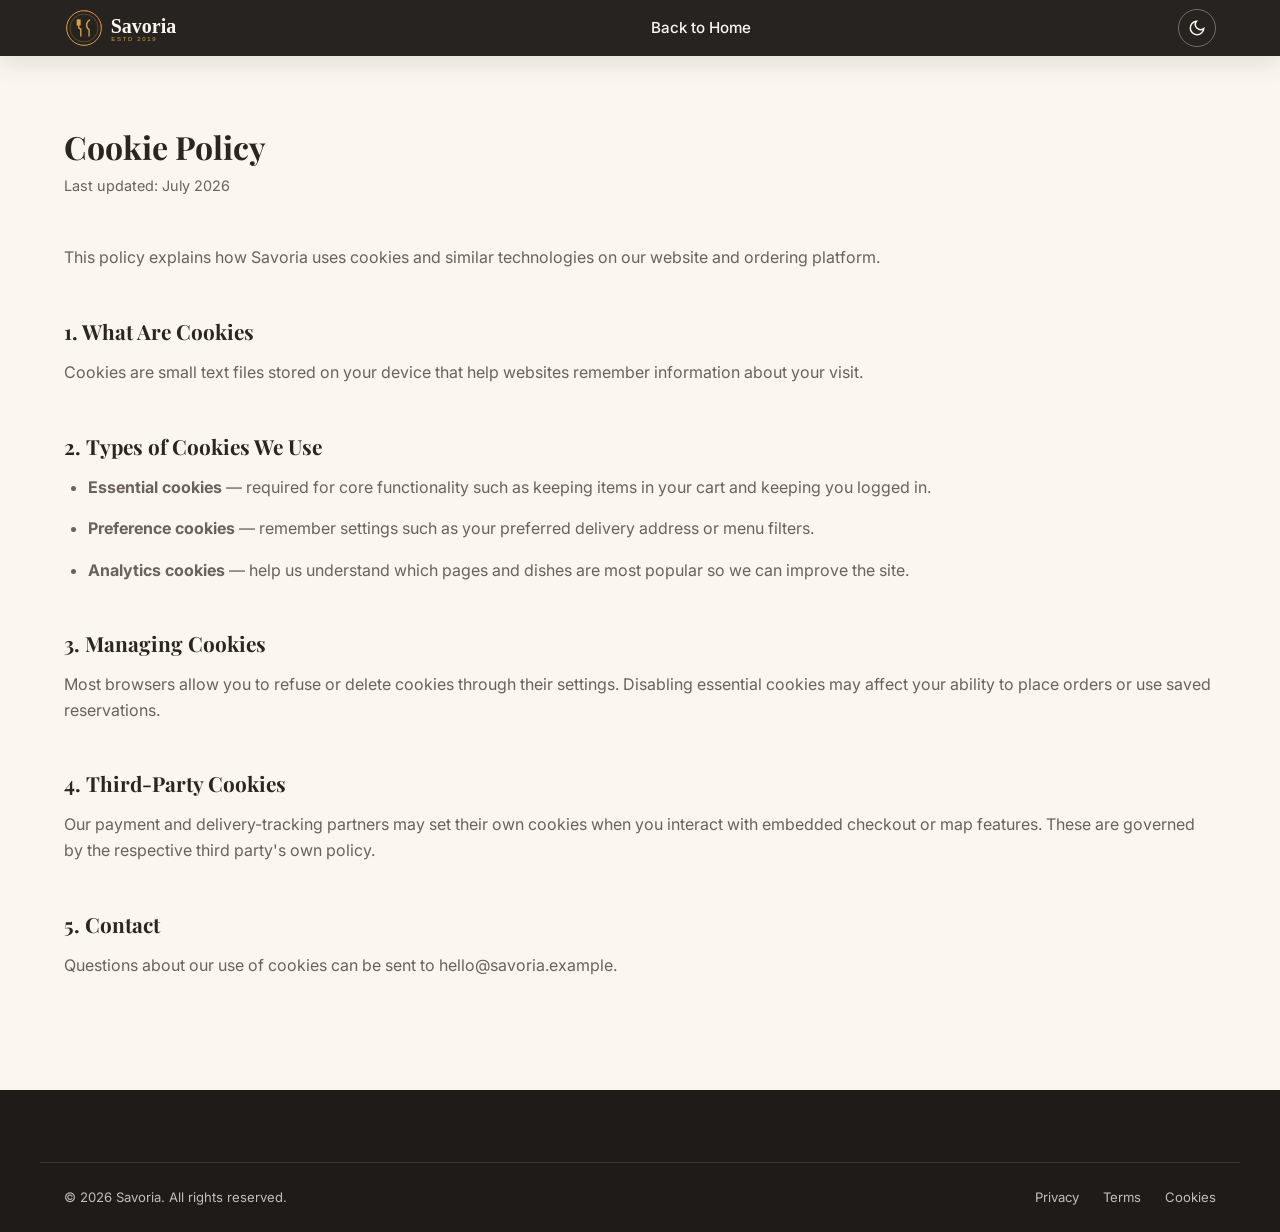
<file: project-1-frontend-static/cookies.html>
<!DOCTYPE html>
<html lang="en">
<head>
<meta charset="UTF-8">
<meta name="viewport" content="width=device-width, initial-scale=1.0">
<title>Cookie Policy — Savoria</title>
<link rel="icon" type="image/svg+xml" href="assets/favicon.svg">
<link rel="stylesheet" href="css/styles.css">
<script>(function(){try{var t=localStorage.getItem('savoria_theme')||(window.matchMedia('(prefers-color-scheme: dark)').matches?'dark':'light');document.documentElement.setAttribute('data-theme',t);}catch(e){document.documentElement.setAttribute('data-theme','light');}})();</script>
</head>
<body>
<header class="navbar scrolled" id="navbar">
  <div class="container">
    <a href="index.html" class="nav-logo"><img src="assets/logo.svg" alt="Savoria"></a>
    <nav class="nav-links"><a href="index.html">Back to Home</a></nav>
    <button class="theme-toggle" id="themeToggle" aria-label="Toggle dark mode">
      <svg class="icon-sun" viewBox="0 0 24 24" fill="none" stroke="currentColor" stroke-width="2" stroke-linecap="round"><circle cx="12" cy="12" r="4"/><path d="M12 2v2M12 20v2M4.93 4.93l1.41 1.41M17.66 17.66l1.41 1.41M2 12h2M20 12h2M4.93 19.07l1.41-1.41M17.66 6.34l1.41-1.41"/></svg>
      <svg class="icon-moon" viewBox="0 0 24 24" fill="none" stroke="currentColor" stroke-width="2" stroke-linecap="round"><path d="M21 12.79A9 9 0 1 1 11.21 3 7 7 0 0 0 21 12.79z"/></svg>
    </button>
  </div>
</header>
<main class="legal-page container">
  <h1>Cookie Policy</h1>
  <p class="updated">Last updated: July 2026</p>

  <p>This policy explains how Savoria uses cookies and similar technologies on our website and ordering platform.</p>

  <h2>1. What Are Cookies</h2>
  <p>Cookies are small text files stored on your device that help websites remember information about your visit.</p>

  <h2>2. Types of Cookies We Use</h2>
  <ul>
    <li><strong>Essential cookies</strong> — required for core functionality such as keeping items in your cart and keeping you logged in.</li>
    <li><strong>Preference cookies</strong> — remember settings such as your preferred delivery address or menu filters.</li>
    <li><strong>Analytics cookies</strong> — help us understand which pages and dishes are most popular so we can improve the site.</li>
  </ul>

  <h2>3. Managing Cookies</h2>
  <p>Most browsers allow you to refuse or delete cookies through their settings. Disabling essential cookies may affect your ability to place orders or use saved reservations.</p>

  <h2>4. Third-Party Cookies</h2>
  <p>Our payment and delivery-tracking partners may set their own cookies when you interact with embedded checkout or map features. These are governed by the respective third party's own policy.</p>

  <h2>5. Contact</h2>
  <p>Questions about our use of cookies can be sent to hello@savoria.example.</p>
</main>
<footer class="footer">
  <div class="container footer-bottom">
    <span>&copy; 2026 Savoria. All rights reserved.</span>
    <span><a href="privacy.html">Privacy</a><a href="terms.html">Terms</a><a href="cookies.html">Cookies</a></span>
  </div>
</footer>
<button class="scroll-top-btn" id="scrollTopBtn" aria-label="Scroll to top">
  <svg viewBox="0 0 24 24" fill="none" stroke="currentColor" stroke-width="2" stroke-linecap="round" stroke-linejoin="round"><path d="M12 19V5M5 12l7-7 7 7"/></svg>
</button>
<script src="js/theme.js"></script>
</body>
</html>
</file>
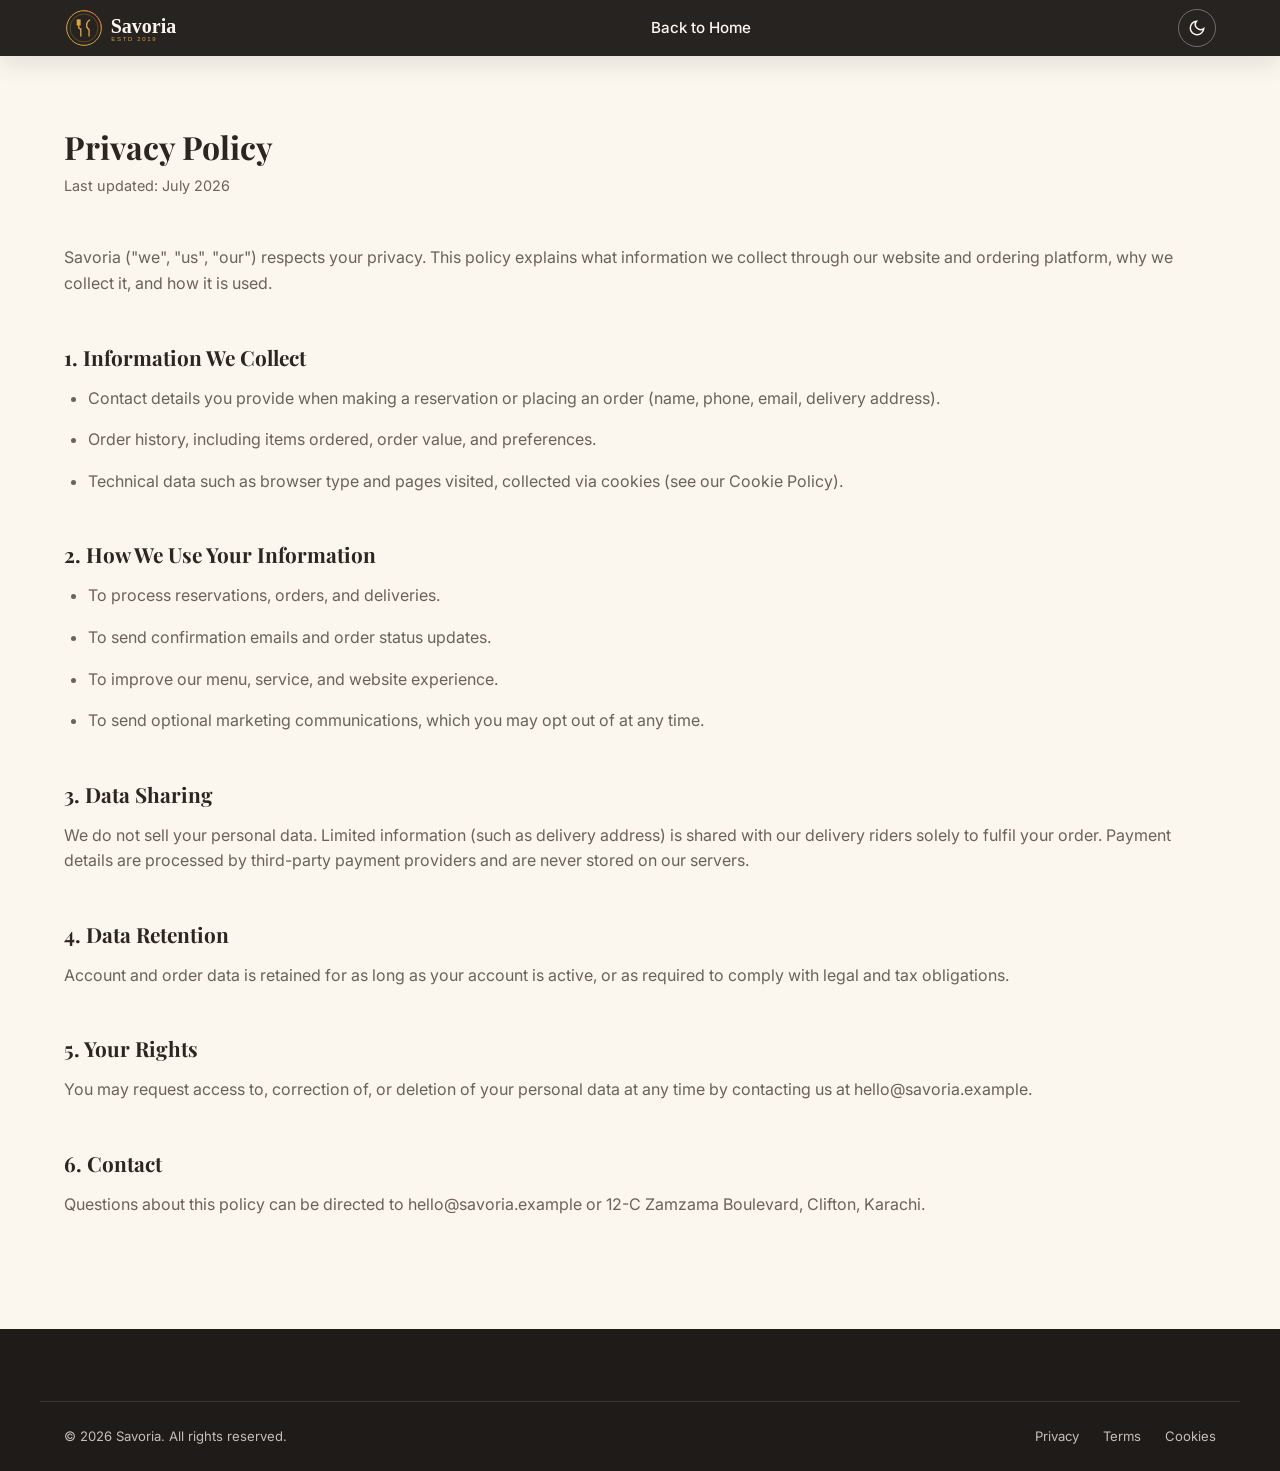
<file: project-1-frontend-static/privacy.html>
<!DOCTYPE html>
<html lang="en">
<head>
<meta charset="UTF-8">
<meta name="viewport" content="width=device-width, initial-scale=1.0">
<title>Privacy Policy — Savoria</title>
<link rel="icon" type="image/svg+xml" href="assets/favicon.svg">
<link rel="stylesheet" href="css/styles.css">
<script>(function(){try{var t=localStorage.getItem('savoria_theme')||(window.matchMedia('(prefers-color-scheme: dark)').matches?'dark':'light');document.documentElement.setAttribute('data-theme',t);}catch(e){document.documentElement.setAttribute('data-theme','light');}})();</script>
</head>
<body>
<header class="navbar scrolled" id="navbar">
  <div class="container">
    <a href="index.html" class="nav-logo"><img src="assets/logo.svg" alt="Savoria"></a>
    <nav class="nav-links"><a href="index.html">Back to Home</a></nav>
    <button class="theme-toggle" id="themeToggle" aria-label="Toggle dark mode">
      <svg class="icon-sun" viewBox="0 0 24 24" fill="none" stroke="currentColor" stroke-width="2" stroke-linecap="round"><circle cx="12" cy="12" r="4"/><path d="M12 2v2M12 20v2M4.93 4.93l1.41 1.41M17.66 17.66l1.41 1.41M2 12h2M20 12h2M4.93 19.07l1.41-1.41M17.66 6.34l1.41-1.41"/></svg>
      <svg class="icon-moon" viewBox="0 0 24 24" fill="none" stroke="currentColor" stroke-width="2" stroke-linecap="round"><path d="M21 12.79A9 9 0 1 1 11.21 3 7 7 0 0 0 21 12.79z"/></svg>
    </button>
  </div>
</header>
<main class="legal-page container">
  <h1>Privacy Policy</h1>
  <p class="updated">Last updated: July 2026</p>

  <p>Savoria ("we", "us", "our") respects your privacy. This policy explains what information we collect through our website and ordering platform, why we collect it, and how it is used.</p>

  <h2>1. Information We Collect</h2>
  <ul>
    <li>Contact details you provide when making a reservation or placing an order (name, phone, email, delivery address).</li>
    <li>Order history, including items ordered, order value, and preferences.</li>
    <li>Technical data such as browser type and pages visited, collected via cookies (see our <a href="cookies.html">Cookie Policy</a>).</li>
  </ul>

  <h2>2. How We Use Your Information</h2>
  <ul>
    <li>To process reservations, orders, and deliveries.</li>
    <li>To send confirmation emails and order status updates.</li>
    <li>To improve our menu, service, and website experience.</li>
    <li>To send optional marketing communications, which you may opt out of at any time.</li>
  </ul>

  <h2>3. Data Sharing</h2>
  <p>We do not sell your personal data. Limited information (such as delivery address) is shared with our delivery riders solely to fulfil your order. Payment details are processed by third-party payment providers and are never stored on our servers.</p>

  <h2>4. Data Retention</h2>
  <p>Account and order data is retained for as long as your account is active, or as required to comply with legal and tax obligations.</p>

  <h2>5. Your Rights</h2>
  <p>You may request access to, correction of, or deletion of your personal data at any time by contacting us at hello@savoria.example.</p>

  <h2>6. Contact</h2>
  <p>Questions about this policy can be directed to hello@savoria.example or 12-C Zamzama Boulevard, Clifton, Karachi.</p>
</main>
<footer class="footer">
  <div class="container footer-bottom">
    <span>&copy; 2026 Savoria. All rights reserved.</span>
    <span><a href="privacy.html">Privacy</a><a href="terms.html">Terms</a><a href="cookies.html">Cookies</a></span>
  </div>
</footer>
<button class="scroll-top-btn" id="scrollTopBtn" aria-label="Scroll to top">
  <svg viewBox="0 0 24 24" fill="none" stroke="currentColor" stroke-width="2" stroke-linecap="round" stroke-linejoin="round"><path d="M12 19V5M5 12l7-7 7 7"/></svg>
</button>
<script src="js/theme.js"></script>
</body>
</html>
</file>
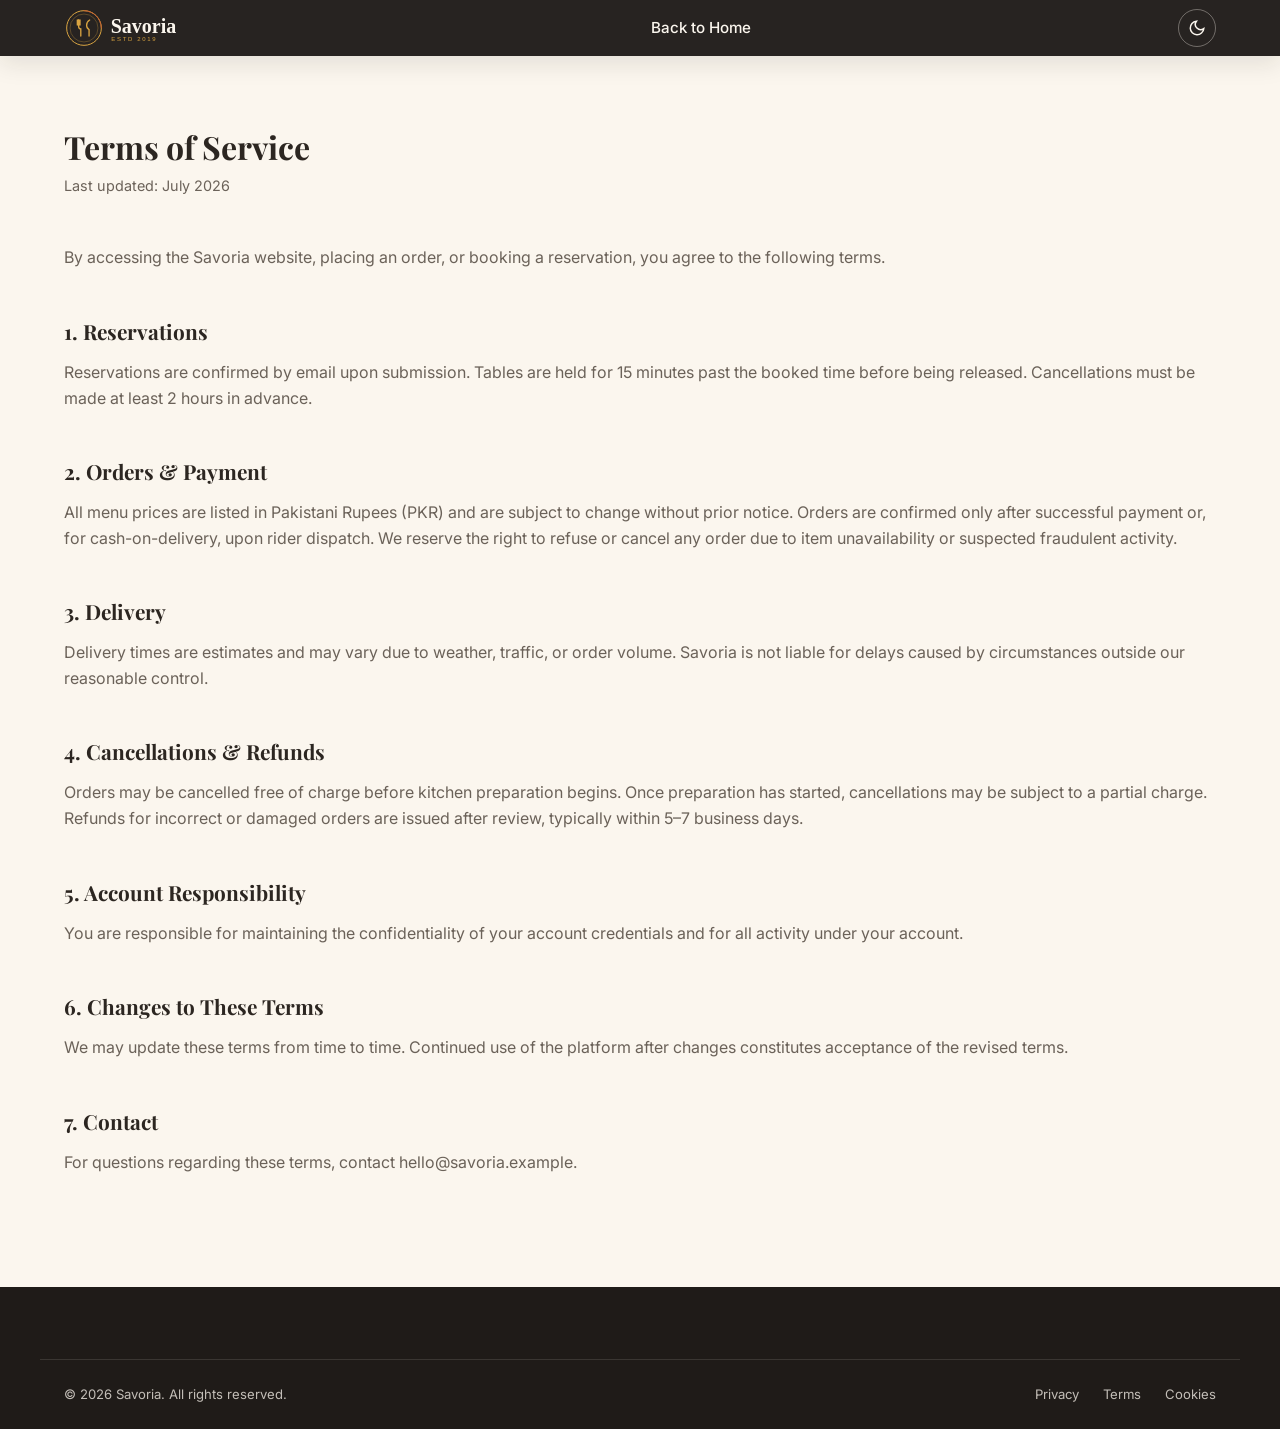
<file: project-1-frontend-static/terms.html>
<!DOCTYPE html>
<html lang="en">
<head>
<meta charset="UTF-8">
<meta name="viewport" content="width=device-width, initial-scale=1.0">
<title>Terms of Service — Savoria</title>
<link rel="icon" type="image/svg+xml" href="assets/favicon.svg">
<link rel="stylesheet" href="css/styles.css">
<script>(function(){try{var t=localStorage.getItem('savoria_theme')||(window.matchMedia('(prefers-color-scheme: dark)').matches?'dark':'light');document.documentElement.setAttribute('data-theme',t);}catch(e){document.documentElement.setAttribute('data-theme','light');}})();</script>
</head>
<body>
<header class="navbar scrolled" id="navbar">
  <div class="container">
    <a href="index.html" class="nav-logo"><img src="assets/logo.svg" alt="Savoria"></a>
    <nav class="nav-links"><a href="index.html">Back to Home</a></nav>
    <button class="theme-toggle" id="themeToggle" aria-label="Toggle dark mode">
      <svg class="icon-sun" viewBox="0 0 24 24" fill="none" stroke="currentColor" stroke-width="2" stroke-linecap="round"><circle cx="12" cy="12" r="4"/><path d="M12 2v2M12 20v2M4.93 4.93l1.41 1.41M17.66 17.66l1.41 1.41M2 12h2M20 12h2M4.93 19.07l1.41-1.41M17.66 6.34l1.41-1.41"/></svg>
      <svg class="icon-moon" viewBox="0 0 24 24" fill="none" stroke="currentColor" stroke-width="2" stroke-linecap="round"><path d="M21 12.79A9 9 0 1 1 11.21 3 7 7 0 0 0 21 12.79z"/></svg>
    </button>
  </div>
</header>
<main class="legal-page container">
  <h1>Terms of Service</h1>
  <p class="updated">Last updated: July 2026</p>

  <p>By accessing the Savoria website, placing an order, or booking a reservation, you agree to the following terms.</p>

  <h2>1. Reservations</h2>
  <p>Reservations are confirmed by email upon submission. Tables are held for 15 minutes past the booked time before being released. Cancellations must be made at least 2 hours in advance.</p>

  <h2>2. Orders &amp; Payment</h2>
  <p>All menu prices are listed in Pakistani Rupees (PKR) and are subject to change without prior notice. Orders are confirmed only after successful payment or, for cash-on-delivery, upon rider dispatch. We reserve the right to refuse or cancel any order due to item unavailability or suspected fraudulent activity.</p>

  <h2>3. Delivery</h2>
  <p>Delivery times are estimates and may vary due to weather, traffic, or order volume. Savoria is not liable for delays caused by circumstances outside our reasonable control.</p>

  <h2>4. Cancellations &amp; Refunds</h2>
  <p>Orders may be cancelled free of charge before kitchen preparation begins. Once preparation has started, cancellations may be subject to a partial charge. Refunds for incorrect or damaged orders are issued after review, typically within 5–7 business days.</p>

  <h2>5. Account Responsibility</h2>
  <p>You are responsible for maintaining the confidentiality of your account credentials and for all activity under your account.</p>

  <h2>6. Changes to These Terms</h2>
  <p>We may update these terms from time to time. Continued use of the platform after changes constitutes acceptance of the revised terms.</p>

  <h2>7. Contact</h2>
  <p>For questions regarding these terms, contact hello@savoria.example.</p>
</main>
<footer class="footer">
  <div class="container footer-bottom">
    <span>&copy; 2026 Savoria. All rights reserved.</span>
    <span><a href="privacy.html">Privacy</a><a href="terms.html">Terms</a><a href="cookies.html">Cookies</a></span>
  </div>
</footer>
<button class="scroll-top-btn" id="scrollTopBtn" aria-label="Scroll to top">
  <svg viewBox="0 0 24 24" fill="none" stroke="currentColor" stroke-width="2" stroke-linecap="round" stroke-linejoin="round"><path d="M12 19V5M5 12l7-7 7 7"/></svg>
</button>
<script src="js/theme.js"></script>
</body>
</html>
</file>
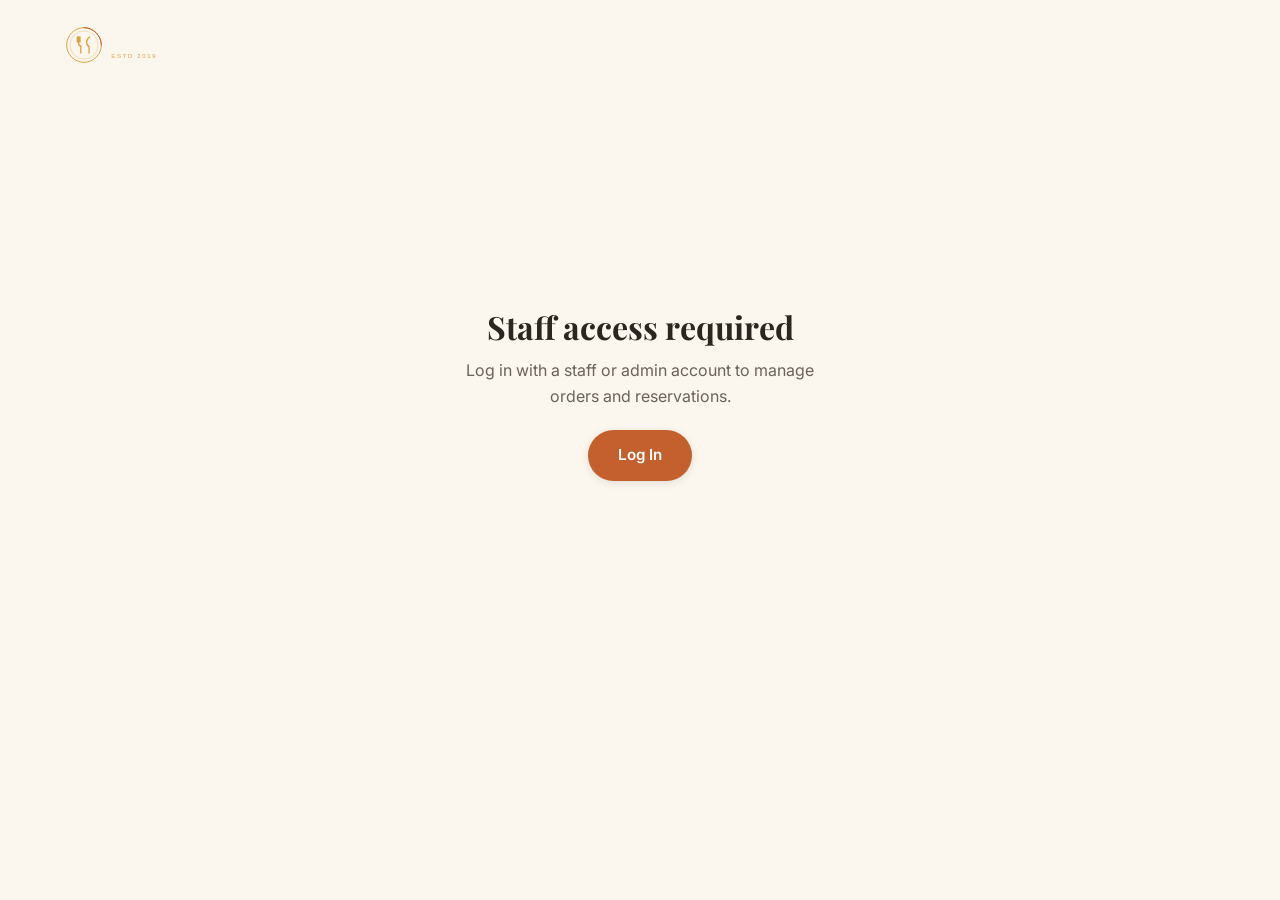
<file: full-stack-complete-app/frontend/admin.html>
<!DOCTYPE html>
<html lang="en">
<head>
<meta charset="UTF-8">
<meta name="viewport" content="width=device-width, initial-scale=1.0">
<title>Admin Panel — Savoria</title>
<link rel="icon" type="image/svg+xml" href="assets/favicon.svg">
<link rel="stylesheet" href="css/styles.css">
<script>(function(){try{var t=localStorage.getItem('savoria_theme')||(window.matchMedia('(prefers-color-scheme: dark)').matches?'dark':'light');document.documentElement.setAttribute('data-theme',t);}catch(e){document.documentElement.setAttribute('data-theme','light');}})();</script>
</head>
<body>

<header class="navbar" id="navbar">
  <div class="container">
    <a href="index.html" class="nav-logo"><img src="assets/logo.svg" alt="Savoria"></a>
    <nav class="nav-links" id="navLinks">
      <a href="index.html">Home</a>
      <a href="my-orders.html">My Orders</a>
      <a href="track-order.html">Track an Order</a>
    </nav>
    <div class="nav-cta">
      <button class="theme-toggle" id="themeToggle" aria-label="Toggle dark mode">
        <svg class="icon-sun" viewBox="0 0 24 24" fill="none" stroke="currentColor" stroke-width="2" stroke-linecap="round"><circle cx="12" cy="12" r="4"/><path d="M12 2v2M12 20v2M4.93 4.93l1.41 1.41M17.66 17.66l1.41 1.41M2 12h2M20 12h2M4.93 19.07l1.41-1.41M17.66 6.34l1.41-1.41"/></svg>
        <svg class="icon-moon" viewBox="0 0 24 24" fill="none" stroke="currentColor" stroke-width="2" stroke-linecap="round"><path d="M21 12.79A9 9 0 1 1 11.21 3 7 7 0 0 0 21 12.79z"/></svg>
      </button>
      <span id="navGuestLinks"><a href="login.html" class="btn btn-outline btn-sm">Log In</a></span>
      <div class="nav-account visually-hidden" id="navAccount">
        <button id="navAccountTrigger" class="btn btn-outline btn-sm">
          <svg viewBox="0 0 24 24" width="16" height="16" fill="none" stroke="currentColor" stroke-width="2" stroke-linecap="round" stroke-linejoin="round"><path d="M20 21v-2a4 4 0 0 0-4-4H8a4 4 0 0 0-4 4v2"/><circle cx="12" cy="7" r="4"/></svg>
          <span id="navAccountName">Account</span>
        </button>
        <div class="nav-account-menu" id="navAccountMenu">
          <span class="role-badge" id="navRoleBadge">customer</span>
          <a href="my-orders.html">My Orders</a>
          <a href="admin.html">Admin Panel</a>
          <button id="navLogoutBtn">Log Out</button>
        </div>
      </div>
    </div>
  </div>
</header>

<main class="dashboard-page">
  <div class="container">
    <div id="deniedView" style="display:none;">
      <div class="access-denied">
        <h1>Staff access required</h1>
        <p style="color:var(--text-secondary); margin:12px 0 20px;">Log in with a staff or admin account to manage orders and reservations.</p>
        <a href="login.html" class="btn btn-primary">Log In</a>
      </div>
    </div>

    <div id="panelView" style="display:none;">
      <div class="dashboard-header">
        <div>
          <h1>Admin Panel</h1>
          <p>Manage today's orders and table reservations.</p>
        </div>
      </div>

      <div class="stat-grid" id="statGrid"></div>

      <div class="tab-row">
        <button class="tab-btn active" data-tab="orders">Orders</button>
        <button class="tab-btn" data-tab="reservations">Reservations</button>
      </div>

      <section id="ordersTab">
        <div class="data-table-wrap">
          <table class="data-table">
            <thead><tr><th>ID</th><th>Customer</th><th>Type</th><th>Total</th><th>Placed</th><th>Status</th></tr></thead>
            <tbody id="ordersTableBody"><tr><td colspan="6">Loading...</td></tr></tbody>
          </table>
        </div>
      </section>

      <section id="reservationsTab" style="display:none;">
        <div class="data-table-wrap">
          <table class="data-table">
            <thead><tr><th>ID</th><th>Name</th><th>Party</th><th>Date</th><th>Time</th><th>Status</th></tr></thead>
            <tbody id="reservationsTableBody"><tr><td colspan="6">Loading...</td></tr></tbody>
          </table>
        </div>
      </section>
    </div>
  </div>
</main>

<script src="js/theme.js"></script>
<script src="js/api.js"></script>
<script src="js/app.js"></script>
<script>
  const formatPKR = (amount) => 'Rs. ' + Number(amount).toLocaleString('en-PK');
  const formatDateTime = (iso) => new Date(iso).toLocaleString('en-PK', { dateStyle: 'medium', timeStyle: 'short' });
  const ORDER_STATUSES = ['pending', 'confirmed', 'preparing', 'out_for_delivery', 'delivered', 'cancelled'];
  const RESERVATION_STATUSES = ['pending', 'confirmed', 'cancelled', 'completed'];

  function statusSelect(id, current, options, onChange) {
    return `<select data-id="${id}">${options.map(s => `<option value="${s}" ${s === current ? 'selected' : ''}>${s.replace(/_/g,' ')}</option>`).join('')}</select>`;
  }

  async function loadSummary() {
    const grid = document.getElementById('statGrid');
    try {
      const s = await SavoriaAPI.getAdminSummary();
      grid.innerHTML = `
        <div class="stat-card"><div class="stat-label">Orders Today</div><div class="stat-value">${s.orders_today}</div></div>
        <div class="stat-card"><div class="stat-label">Revenue Today</div><div class="stat-value">${formatPKR(s.revenue_today)}</div></div>
        <div class="stat-card"><div class="stat-label">Active Orders</div><div class="stat-value">${s.pending_orders}</div></div>
        <div class="stat-card"><div class="stat-label">Pending Reservations</div><div class="stat-value">${s.pending_reservations}</div></div>
      `;
    } catch (err) {
      grid.innerHTML = `<div class="empty-state">Couldn't load stats (${err.message}).</div>`;
    }
  }

  async function loadOrders() {
    const body = document.getElementById('ordersTableBody');
    try {
      const orders = await SavoriaAPI.getAllOrders();
      if (!orders.length) { body.innerHTML = `<tr><td colspan="6">No orders yet.</td></tr>`; return; }
      body.innerHTML = orders.map(o => `
        <tr>
          <td>#${o.id}</td>
          <td>${o.customer_name}</td>
          <td>${o.order_type.replace('_', ' ')}</td>
          <td>${formatPKR(o.total_amount)}</td>
          <td>${formatDateTime(o.created_at)}</td>
          <td>${statusSelect(o.id, o.status, ORDER_STATUSES)}</td>
        </tr>
      `).join('');
      body.querySelectorAll('select').forEach(sel => {
        sel.addEventListener('change', async () => {
          sel.disabled = true;
          try {
            await SavoriaAPI.updateOrderStatus(sel.dataset.id, sel.value);
            loadSummary();
          } catch (err) {
            alert('Could not update order: ' + err.message);
          } finally {
            sel.disabled = false;
          }
        });
      });
    } catch (err) {
      body.innerHTML = `<tr><td colspan="6">Couldn't load orders (${err.message}).</td></tr>`;
    }
  }

  async function loadReservations() {
    const body = document.getElementById('reservationsTableBody');
    try {
      const reservations = await SavoriaAPI.getAllReservations();
      if (!reservations.length) { body.innerHTML = `<tr><td colspan="6">No reservations yet.</td></tr>`; return; }
      body.innerHTML = reservations.map(r => `
        <tr>
          <td>#${r.id}</td>
          <td>${r.full_name}</td>
          <td>${r.party_size}</td>
          <td>${r.reservation_date}</td>
          <td>${r.reservation_time}</td>
          <td>${statusSelect(r.id, r.status, RESERVATION_STATUSES)}</td>
        </tr>
      `).join('');
      body.querySelectorAll('select').forEach(sel => {
        sel.addEventListener('change', async () => {
          sel.disabled = true;
          try {
            await SavoriaAPI.updateReservationStatus(sel.dataset.id, sel.value);
            loadSummary();
          } catch (err) {
            alert('Could not update reservation: ' + err.message);
          } finally {
            sel.disabled = false;
          }
        });
      });
    } catch (err) {
      body.innerHTML = `<tr><td colspan="6">Couldn't load reservations (${err.message}).</td></tr>`;
    }
  }

  function initTabs() {
    document.querySelectorAll('.tab-btn').forEach(btn => {
      btn.addEventListener('click', () => {
        document.querySelectorAll('.tab-btn').forEach(b => b.classList.remove('active'));
        btn.classList.add('active');
        document.getElementById('ordersTab').style.display = btn.dataset.tab === 'orders' ? 'block' : 'none';
        document.getElementById('reservationsTab').style.display = btn.dataset.tab === 'reservations' ? 'block' : 'none';
      });
    });
  }

  document.addEventListener('DOMContentLoaded', () => {
    const user = SavoriaAPI.getCurrentUser();
    const denied = document.getElementById('deniedView');
    const panel = document.getElementById('panelView');

    if (!SavoriaAPI.isLoggedIn() || !user || !['staff', 'admin'].includes(user.role)) {
      denied.style.display = 'block';
      panel.style.display = 'none';
      return;
    }
    denied.style.display = 'none';
    panel.style.display = 'block';

    initTabs();
    loadSummary();
    loadOrders();
    loadReservations();
  });
</script>
</body>
</html>
</file>
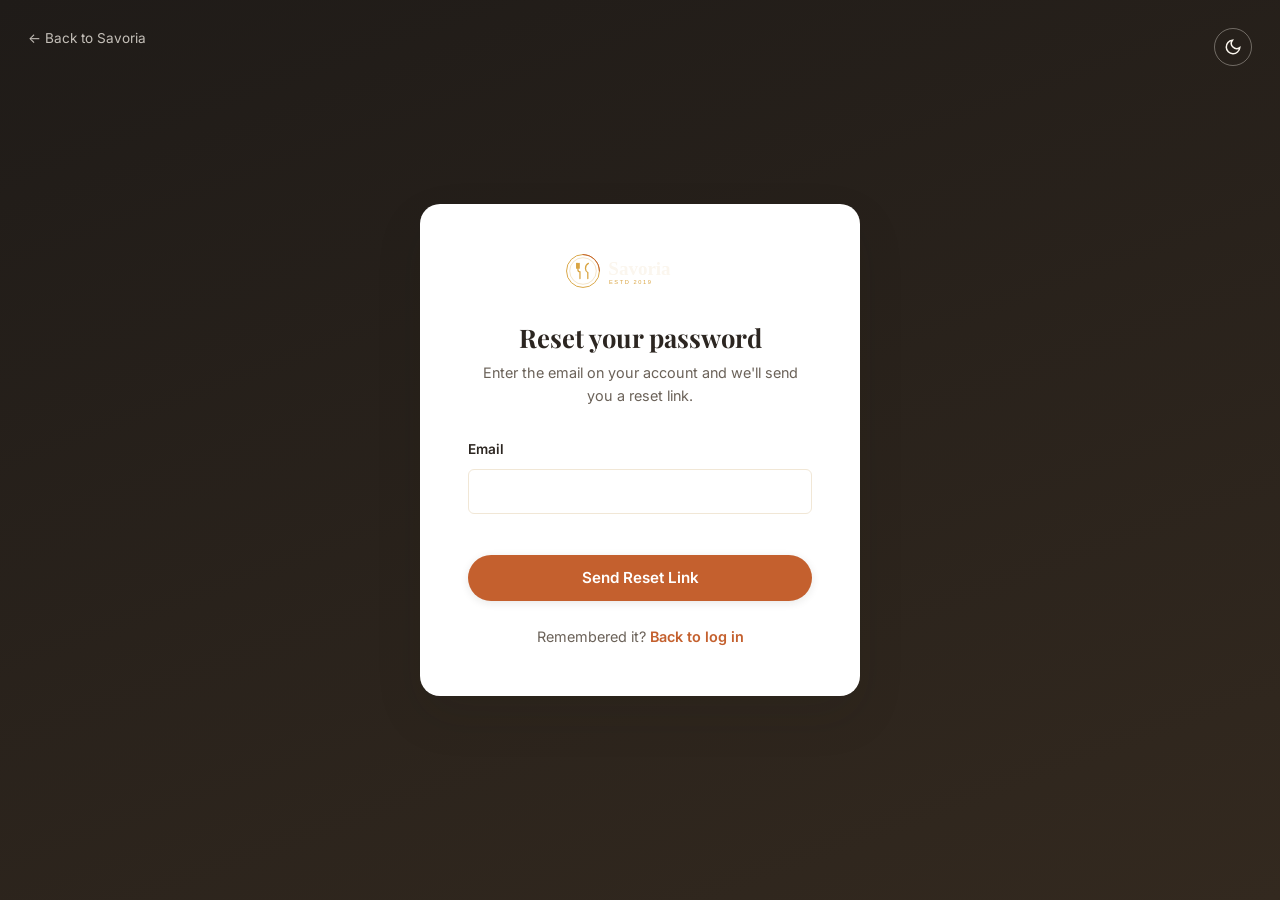
<file: full-stack-complete-app/frontend/forgot-password.html>
<!DOCTYPE html>
<html lang="en">
<head>
<meta charset="UTF-8">
<meta name="viewport" content="width=device-width, initial-scale=1.0">
<title>Forgot Password — Savoria</title>
<link rel="icon" type="image/svg+xml" href="assets/favicon.svg">
<link rel="stylesheet" href="css/styles.css">
<script>(function(){try{var t=localStorage.getItem('savoria_theme')||(window.matchMedia('(prefers-color-scheme: dark)').matches?'dark':'light');document.documentElement.setAttribute('data-theme',t);}catch(e){document.documentElement.setAttribute('data-theme','light');}})();</script>
</head>
<body>

<div class="auth-page">
  <a href="index.html" class="auth-back">← Back to Savoria</a>
  <button class="theme-toggle" id="themeToggle" aria-label="Toggle dark mode" style="position:absolute; top:28px; right:28px;">
    <svg class="icon-sun" viewBox="0 0 24 24" fill="none" stroke="currentColor" stroke-width="2" stroke-linecap="round"><circle cx="12" cy="12" r="4"/><path d="M12 2v2M12 20v2M4.93 4.93l1.41 1.41M17.66 17.66l1.41 1.41M2 12h2M20 12h2M4.93 19.07l1.41-1.41M17.66 6.34l1.41-1.41"/></svg>
    <svg class="icon-moon" viewBox="0 0 24 24" fill="none" stroke="currentColor" stroke-width="2" stroke-linecap="round"><path d="M21 12.79A9 9 0 1 1 11.21 3 7 7 0 0 0 21 12.79z"/></svg>
  </button>
  <div class="auth-card">
    <div class="auth-logo"><img src="assets/logo.svg" alt="Savoria"></div>
    <h1>Reset your password</h1>
    <p class="auth-sub">Enter the email on your account and we'll send you a reset link.</p>

    <div class="auth-alert" id="forgotAlert"></div>

    <form id="forgotForm" novalidate>
      <div class="form-group">
        <label for="email">Email</label>
        <input type="email" id="email" required>
        <div class="form-error" data-error-for="email"></div>
      </div>
      <button type="submit" class="btn btn-primary btn-block" id="forgotBtn">Send Reset Link</button>
    </form>

    <div class="auth-footer-link">Remembered it? <a href="login.html">Back to log in</a></div>

    <div class="demo-accounts" id="devResetBox" style="display:none;">
      <strong>Dev mode</strong> — no email service is configured, so the reset link is shown here instead of being emailed.<br>
      <a id="devResetLink" href="#"></a>
    </div>
  </div>
</div>

<script src="js/theme.js"></script>
<script src="js/api.js"></script>
<script>
  document.getElementById('forgotForm').addEventListener('submit', async (e) => {
    e.preventDefault();
    const alertBox = document.getElementById('forgotAlert');
    const btn = document.getElementById('forgotBtn');
    const devBox = document.getElementById('devResetBox');
    alertBox.className = 'auth-alert';
    devBox.style.display = 'none';

    const email = document.getElementById('email').value.trim();

    btn.disabled = true;
    btn.textContent = 'Sending...';

    try {
      const data = await SavoriaAPI.forgotPassword({ email });
      alertBox.className = 'auth-alert success show';
      alertBox.textContent = data.message || 'If an account with that email exists, a reset link has been sent.';

      if (data.dev_reset_token) {
        const link = document.getElementById('devResetLink');
        const url = `reset-password.html?token=${encodeURIComponent(data.dev_reset_token)}`;
        link.href = url;
        link.textContent = url;
        devBox.style.display = 'block';
      }
    } catch (err) {
      alertBox.className = 'auth-alert error show';
      alertBox.textContent = err.message || 'Something went wrong. Please try again.';
    } finally {
      btn.disabled = false;
      btn.textContent = 'Send Reset Link';
    }
  });
</script>
</body>
</html>
</file>
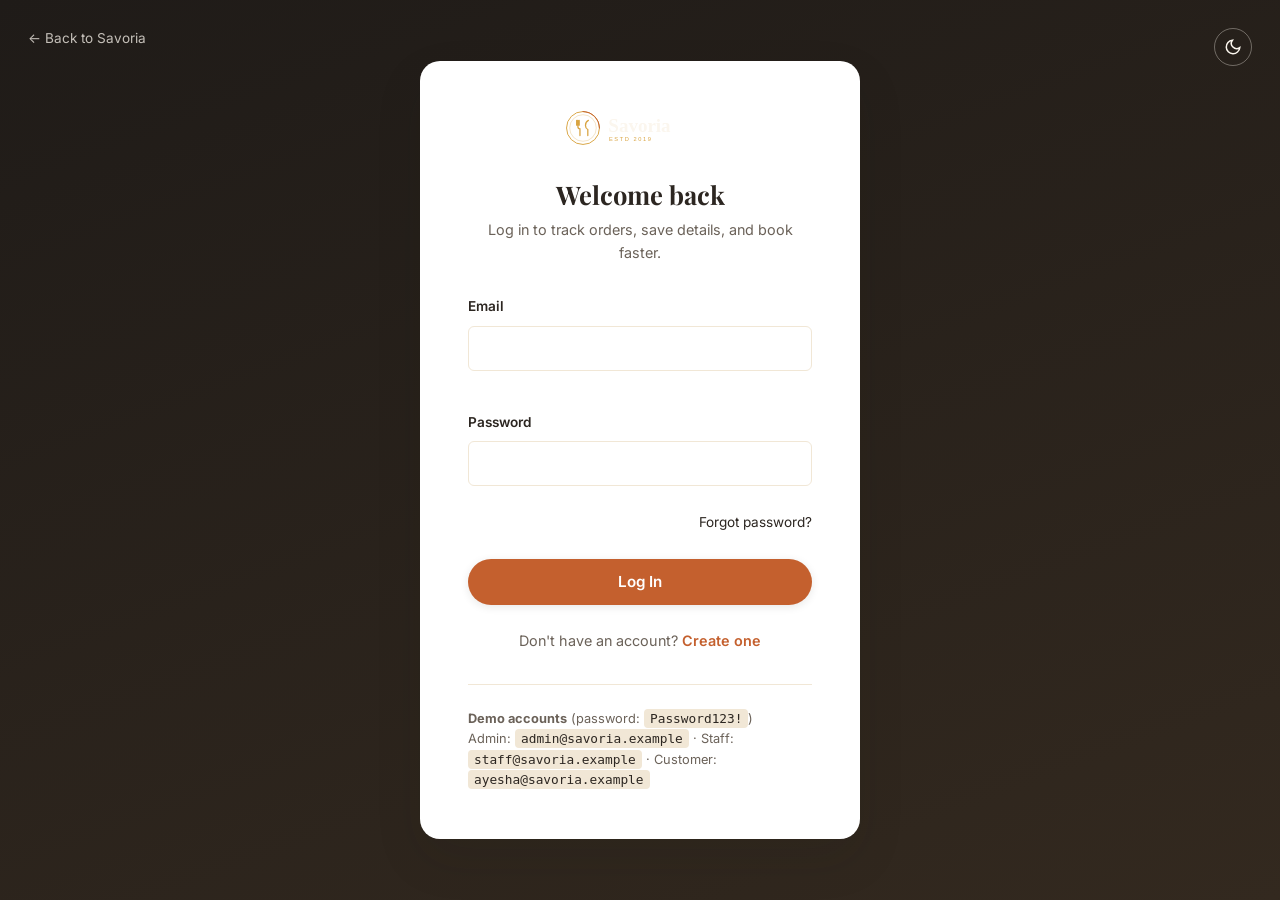
<file: full-stack-complete-app/frontend/login.html>
<!DOCTYPE html>
<html lang="en">
<head>
<meta charset="UTF-8">
<meta name="viewport" content="width=device-width, initial-scale=1.0">
<title>Log In — Savoria</title>
<link rel="icon" type="image/svg+xml" href="assets/favicon.svg">
<link rel="stylesheet" href="css/styles.css">
<script>(function(){try{var t=localStorage.getItem('savoria_theme')||(window.matchMedia('(prefers-color-scheme: dark)').matches?'dark':'light');document.documentElement.setAttribute('data-theme',t);}catch(e){document.documentElement.setAttribute('data-theme','light');}})();</script>
</head>
<body>

<div class="auth-page">
  <a href="index.html" class="auth-back">← Back to Savoria</a>
  <button class="theme-toggle" id="themeToggle" aria-label="Toggle dark mode" style="position:absolute; top:28px; right:28px;">
    <svg class="icon-sun" viewBox="0 0 24 24" fill="none" stroke="currentColor" stroke-width="2" stroke-linecap="round"><circle cx="12" cy="12" r="4"/><path d="M12 2v2M12 20v2M4.93 4.93l1.41 1.41M17.66 17.66l1.41 1.41M2 12h2M20 12h2M4.93 19.07l1.41-1.41M17.66 6.34l1.41-1.41"/></svg>
    <svg class="icon-moon" viewBox="0 0 24 24" fill="none" stroke="currentColor" stroke-width="2" stroke-linecap="round"><path d="M21 12.79A9 9 0 1 1 11.21 3 7 7 0 0 0 21 12.79z"/></svg>
  </button>
  <div class="auth-card">
    <div class="auth-logo"><img src="assets/logo.svg" alt="Savoria"></div>
    <h1>Welcome back</h1>
    <p class="auth-sub">Log in to track orders, save details, and book faster.</p>

    <div class="auth-alert" id="loginAlert"></div>

    <form id="loginForm" novalidate>
      <div class="form-group">
        <label for="email">Email</label>
        <input type="email" id="email" required>
        <div class="form-error" data-error-for="email"></div>
      </div>
      <div class="form-group">
        <label for="password">Password</label>
        <input type="password" id="password" required>
        <div class="form-error" data-error-for="password"></div>
        <div style="text-align:right; margin-top:6px;"><a href="forgot-password.html" style="font-size:0.85rem;">Forgot password?</a></div>
      </div>
      <button type="submit" class="btn btn-primary btn-block" id="loginBtn">Log In</button>
    </form>

    <div class="auth-footer-link">Don't have an account? <a href="register.html">Create one</a></div>

    <div class="demo-accounts">
      <strong>Demo accounts</strong> (password: <code>Password123!</code>)<br>
      Admin: <code>admin@savoria.example</code> · Staff: <code>staff@savoria.example</code> · Customer: <code>ayesha@savoria.example</code>
    </div>
  </div>
</div>

<script src="js/theme.js"></script>
<script src="js/api.js"></script>
<script>
  document.getElementById('loginForm').addEventListener('submit', async (e) => {
    e.preventDefault();
    const alertBox = document.getElementById('loginAlert');
    const btn = document.getElementById('loginBtn');
    alertBox.className = 'auth-alert';

    const email = document.getElementById('email').value.trim();
    const password = document.getElementById('password').value;

    btn.disabled = true;
    btn.textContent = 'Logging in...';

    try {
      await SavoriaAPI.login({ email, password });
      alertBox.className = 'auth-alert success show';
      alertBox.textContent = 'Login successful — redirecting...';
      setTimeout(() => { window.location.href = 'index.html'; }, 800);
    } catch (err) {
      alertBox.className = 'auth-alert error show';
      alertBox.textContent = err.message || 'Login failed. Please try again.';
      btn.disabled = false;
      btn.textContent = 'Log In';
    }
  });
</script>
</body>
</html>
</file>
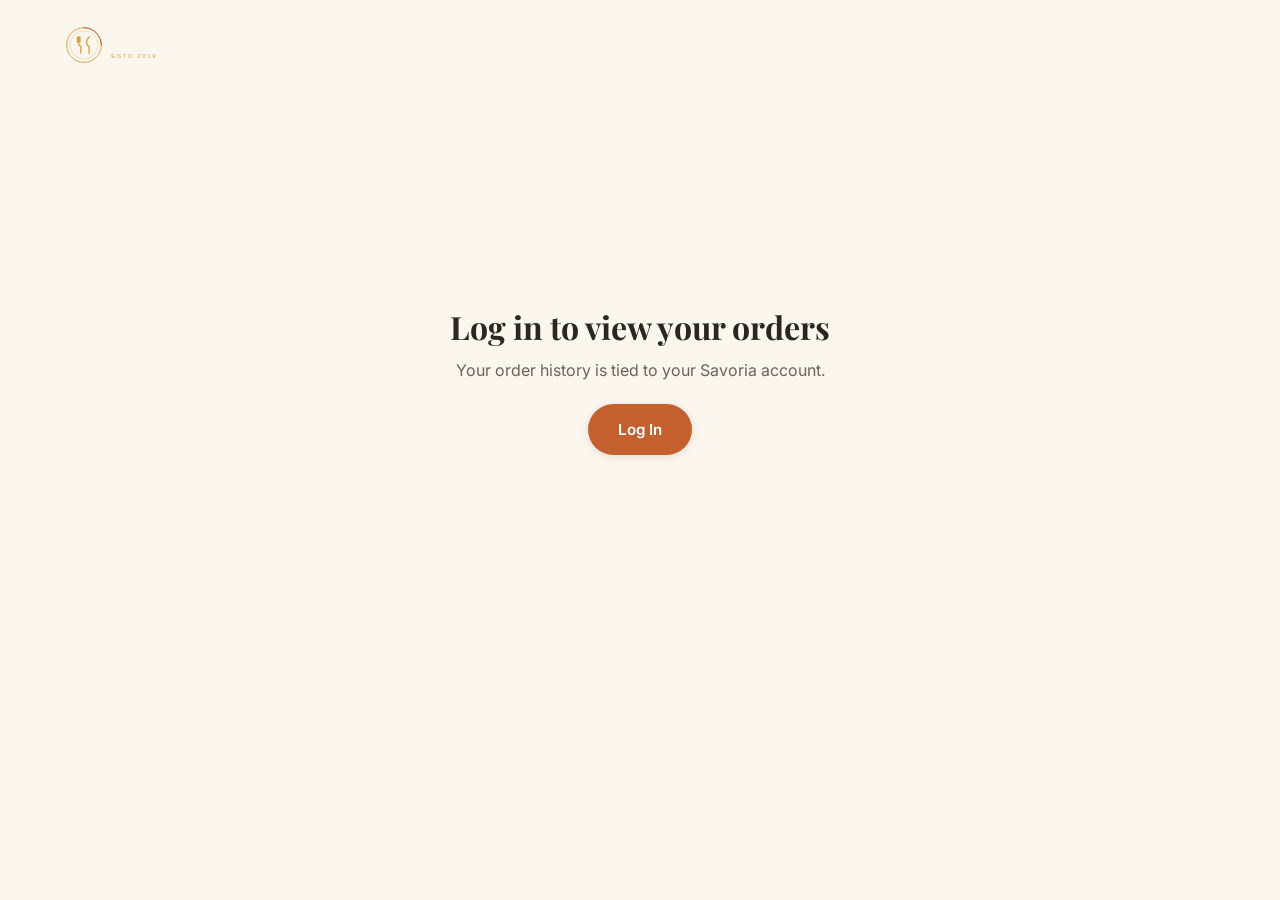
<file: full-stack-complete-app/frontend/my-orders.html>
<!DOCTYPE html>
<html lang="en">
<head>
<meta charset="UTF-8">
<meta name="viewport" content="width=device-width, initial-scale=1.0">
<title>My Orders — Savoria</title>
<link rel="icon" type="image/svg+xml" href="assets/favicon.svg">
<link rel="stylesheet" href="css/styles.css">
<script>(function(){try{var t=localStorage.getItem('savoria_theme')||(window.matchMedia('(prefers-color-scheme: dark)').matches?'dark':'light');document.documentElement.setAttribute('data-theme',t);}catch(e){document.documentElement.setAttribute('data-theme','light');}})();</script>
</head>
<body>

<header class="navbar" id="navbar">
  <div class="container">
    <a href="index.html" class="nav-logo"><img src="assets/logo.svg" alt="Savoria"></a>
    <nav class="nav-links" id="navLinks">
      <a href="index.html">Home</a>
      <a href="index.html#menu">Menu</a>
      <a href="index.html#reservation">Reservations</a>
      <a href="track-order.html">Track an Order</a>
    </nav>
    <div class="nav-cta">
      <button class="theme-toggle" id="themeToggle" aria-label="Toggle dark mode">
        <svg class="icon-sun" viewBox="0 0 24 24" fill="none" stroke="currentColor" stroke-width="2" stroke-linecap="round"><circle cx="12" cy="12" r="4"/><path d="M12 2v2M12 20v2M4.93 4.93l1.41 1.41M17.66 17.66l1.41 1.41M2 12h2M20 12h2M4.93 19.07l1.41-1.41M17.66 6.34l1.41-1.41"/></svg>
        <svg class="icon-moon" viewBox="0 0 24 24" fill="none" stroke="currentColor" stroke-width="2" stroke-linecap="round"><path d="M21 12.79A9 9 0 1 1 11.21 3 7 7 0 0 0 21 12.79z"/></svg>
      </button>
      <span id="navGuestLinks"><a href="login.html" class="btn btn-outline btn-sm">Log In</a></span>
      <div class="nav-account visually-hidden" id="navAccount">
        <button id="navAccountTrigger" class="btn btn-outline btn-sm">
          <svg viewBox="0 0 24 24" width="16" height="16" fill="none" stroke="currentColor" stroke-width="2" stroke-linecap="round" stroke-linejoin="round"><path d="M20 21v-2a4 4 0 0 0-4-4H8a4 4 0 0 0-4 4v2"/><circle cx="12" cy="7" r="4"/></svg>
          <span id="navAccountName">Account</span>
        </button>
        <div class="nav-account-menu" id="navAccountMenu">
          <span class="role-badge" id="navRoleBadge">customer</span>
          <a href="my-orders.html">My Orders</a>
          <a href="admin.html" id="navAdminLink" style="display:none;">Admin Panel</a>
          <button id="navLogoutBtn">Log Out</button>
        </div>
      </div>
    </div>
  </div>
</header>

<main class="dashboard-page">
  <div class="container">
    <div id="authGate">
      <div class="access-denied">
        <h1>Log in to view your orders</h1>
        <p style="color:var(--text-secondary); margin:12px 0 20px;">Your order history is tied to your Savoria account.</p>
        <a href="login.html" class="btn btn-primary">Log In</a>
      </div>
    </div>

    <div id="ordersView" style="display:none;">
      <div class="dashboard-header">
        <div>
          <h1>My Orders</h1>
          <p>Your past and current orders with Savoria.</p>
        </div>
      </div>
      <div id="ordersList"></div>
    </div>
  </div>
</main>

<script src="js/theme.js"></script>
<script src="js/api.js"></script>
<script src="js/app.js"></script>
<script>
  const formatPKR = (amount) => 'Rs. ' + Number(amount).toLocaleString('en-PK');
  const formatDate = (iso) => new Date(iso).toLocaleString('en-PK', { dateStyle: 'medium', timeStyle: 'short' });

  async function loadMyOrders() {
    const gate = document.getElementById('authGate');
    const view = document.getElementById('ordersView');

    if (!SavoriaAPI.isLoggedIn()) {
      gate.style.display = 'block';
      view.style.display = 'none';
      return;
    }
    gate.style.display = 'none';
    view.style.display = 'block';

    const listEl = document.getElementById('ordersList');
    try {
      const orders = await SavoriaAPI.getMyOrders();
      if (!orders.length) {
        listEl.innerHTML = `<div class="empty-state">You haven't placed any orders yet. <a href="index.html#menu">Browse the menu</a> to get started.</div>`;
        return;
      }
      listEl.innerHTML = orders.map(o => `
        <div class="order-card">
          <div class="order-card-top">
            <h3>Order #${o.id}</h3>
            <span class="status-pill ${o.status}">${o.status.replace(/_/g, ' ')}</span>
          </div>
          <div class="order-card-meta">${formatDate(o.created_at)} · ${o.order_type.replace('_', ' ')}</div>
          <div class="order-card-footer" style="margin-top:12px;">
            <span>Total</span>
            <span>${formatPKR(o.total_amount)}</span>
          </div>
          <div style="margin-top:12px;">
            <a href="track-order.html?id=${o.id}" class="btn btn-outline btn-sm">Track this order</a>
          </div>
        </div>
      `).join('');
    } catch (err) {
      listEl.innerHTML = `<div class="empty-state">Couldn't load your orders (${err.message}).</div>`;
    }
  }

  document.addEventListener('DOMContentLoaded', () => {
    const user = SavoriaAPI.getCurrentUser();
    const adminLink = document.getElementById('navAdminLink');
    if (adminLink && user && ['staff', 'admin'].includes(user.role)) adminLink.style.display = 'block';
    loadMyOrders();
  });
</script>
</body>
</html>
</file>
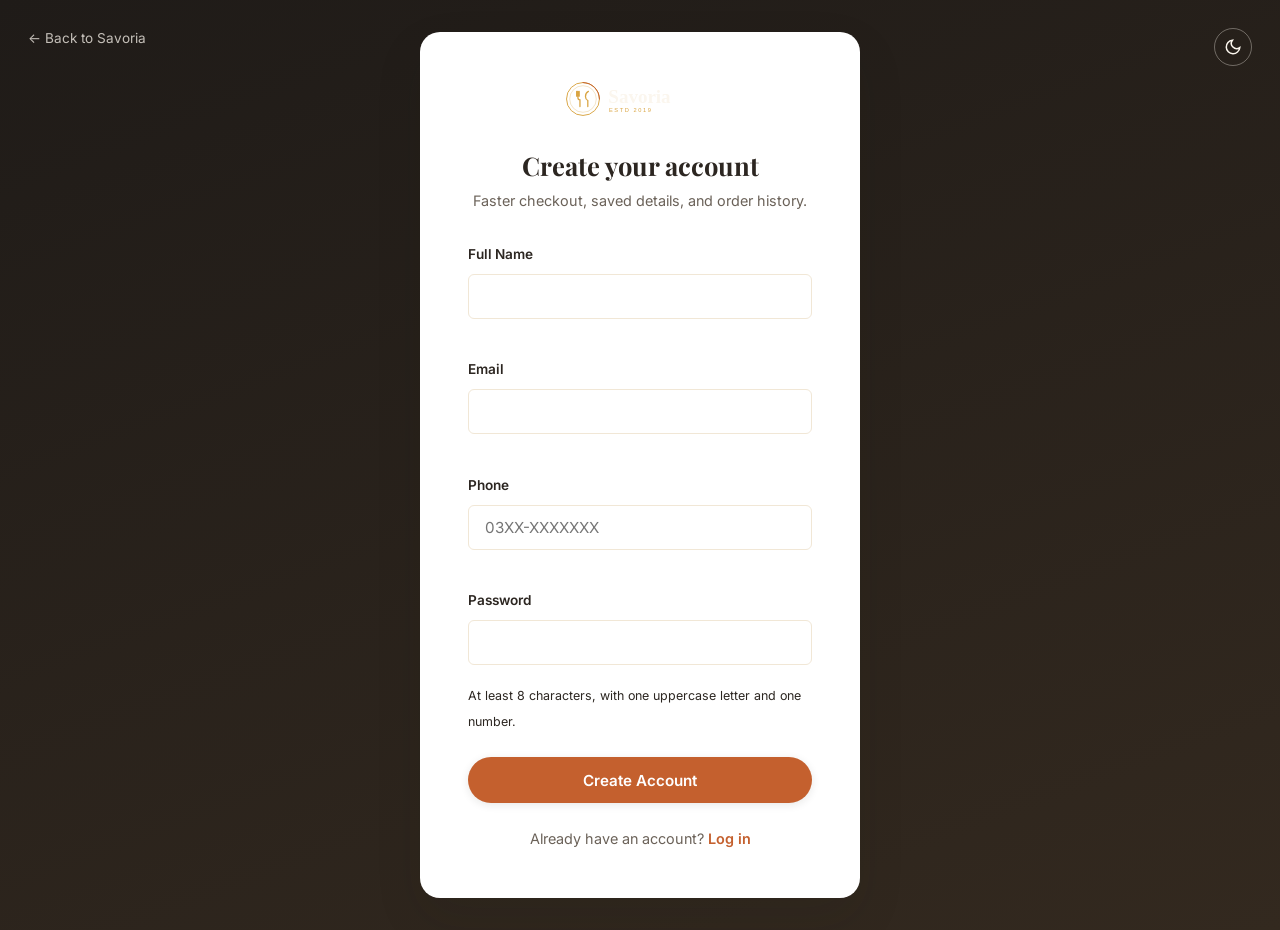
<file: full-stack-complete-app/frontend/register.html>
<!DOCTYPE html>
<html lang="en">
<head>
<meta charset="UTF-8">
<meta name="viewport" content="width=device-width, initial-scale=1.0">
<title>Create Account — Savoria</title>
<link rel="icon" type="image/svg+xml" href="assets/favicon.svg">
<link rel="stylesheet" href="css/styles.css">
<script>(function(){try{var t=localStorage.getItem('savoria_theme')||(window.matchMedia('(prefers-color-scheme: dark)').matches?'dark':'light');document.documentElement.setAttribute('data-theme',t);}catch(e){document.documentElement.setAttribute('data-theme','light');}})();</script>
</head>
<body>

<div class="auth-page">
  <a href="index.html" class="auth-back">← Back to Savoria</a>
  <button class="theme-toggle" id="themeToggle" aria-label="Toggle dark mode" style="position:absolute; top:28px; right:28px;">
    <svg class="icon-sun" viewBox="0 0 24 24" fill="none" stroke="currentColor" stroke-width="2" stroke-linecap="round"><circle cx="12" cy="12" r="4"/><path d="M12 2v2M12 20v2M4.93 4.93l1.41 1.41M17.66 17.66l1.41 1.41M2 12h2M20 12h2M4.93 19.07l1.41-1.41M17.66 6.34l1.41-1.41"/></svg>
    <svg class="icon-moon" viewBox="0 0 24 24" fill="none" stroke="currentColor" stroke-width="2" stroke-linecap="round"><path d="M21 12.79A9 9 0 1 1 11.21 3 7 7 0 0 0 21 12.79z"/></svg>
  </button>
  <div class="auth-card">
    <div class="auth-logo"><img src="assets/logo.svg" alt="Savoria"></div>
    <h1>Create your account</h1>
    <p class="auth-sub">Faster checkout, saved details, and order history.</p>

    <div class="auth-alert" id="registerAlert"></div>

    <form id="registerForm" novalidate>
      <div class="form-group">
        <label for="fullName">Full Name</label>
        <input type="text" id="fullName" required>
        <div class="form-error" data-error-for="fullName"></div>
      </div>
      <div class="form-group">
        <label for="email">Email</label>
        <input type="email" id="email" required>
        <div class="form-error" data-error-for="email"></div>
      </div>
      <div class="form-group">
        <label for="phone">Phone</label>
        <input type="tel" id="phone" placeholder="03XX-XXXXXXX">
        <div class="form-error" data-error-for="phone"></div>
      </div>
      <div class="form-group">
        <label for="password">Password</label>
        <input type="password" id="password" required>
        <div class="form-error" data-error-for="password"></div>
        <small style="color:var(--color-text-muted);font-size:0.78rem;">At least 8 characters, with one uppercase letter and one number.</small>
      </div>
      <button type="submit" class="btn btn-primary btn-block" id="registerBtn">Create Account</button>
    </form>

    <div class="auth-footer-link">Already have an account? <a href="login.html">Log in</a></div>
  </div>
</div>

<script src="js/theme.js"></script>
<script src="js/api.js"></script>
<script>
  document.getElementById('registerForm').addEventListener('submit', async (e) => {
    e.preventDefault();
    const alertBox = document.getElementById('registerAlert');
    const btn = document.getElementById('registerBtn');
    alertBox.className = 'auth-alert';
    document.querySelectorAll('.form-error').forEach(el => el.textContent = '');

    const payload = {
      full_name: document.getElementById('fullName').value.trim(),
      email: document.getElementById('email').value.trim(),
      phone: document.getElementById('phone').value.trim(),
      password: document.getElementById('password').value,
    };

    btn.disabled = true;
    btn.textContent = 'Creating account...';

    try {
      await SavoriaAPI.register(payload);
      alertBox.className = 'auth-alert success show';
      alertBox.textContent = 'Account created! Redirecting to log in...';
      setTimeout(() => { window.location.href = 'login.html'; }, 1000);
    } catch (err) {
      alertBox.className = 'auth-alert error show';
      alertBox.textContent = err.message || 'Registration failed. Please try again.';
      if (err.errors) {
        Object.entries(err.errors).forEach(([field, msg]) => {
          const key = field === 'full_name' ? 'fullName' : field;
          const el = document.querySelector(`[data-error-for="${key}"]`);
          if (el) el.textContent = msg;
        });
      }
      btn.disabled = false;
      btn.textContent = 'Create Account';
    }
  });
</script>
</body>
</html>
</file>
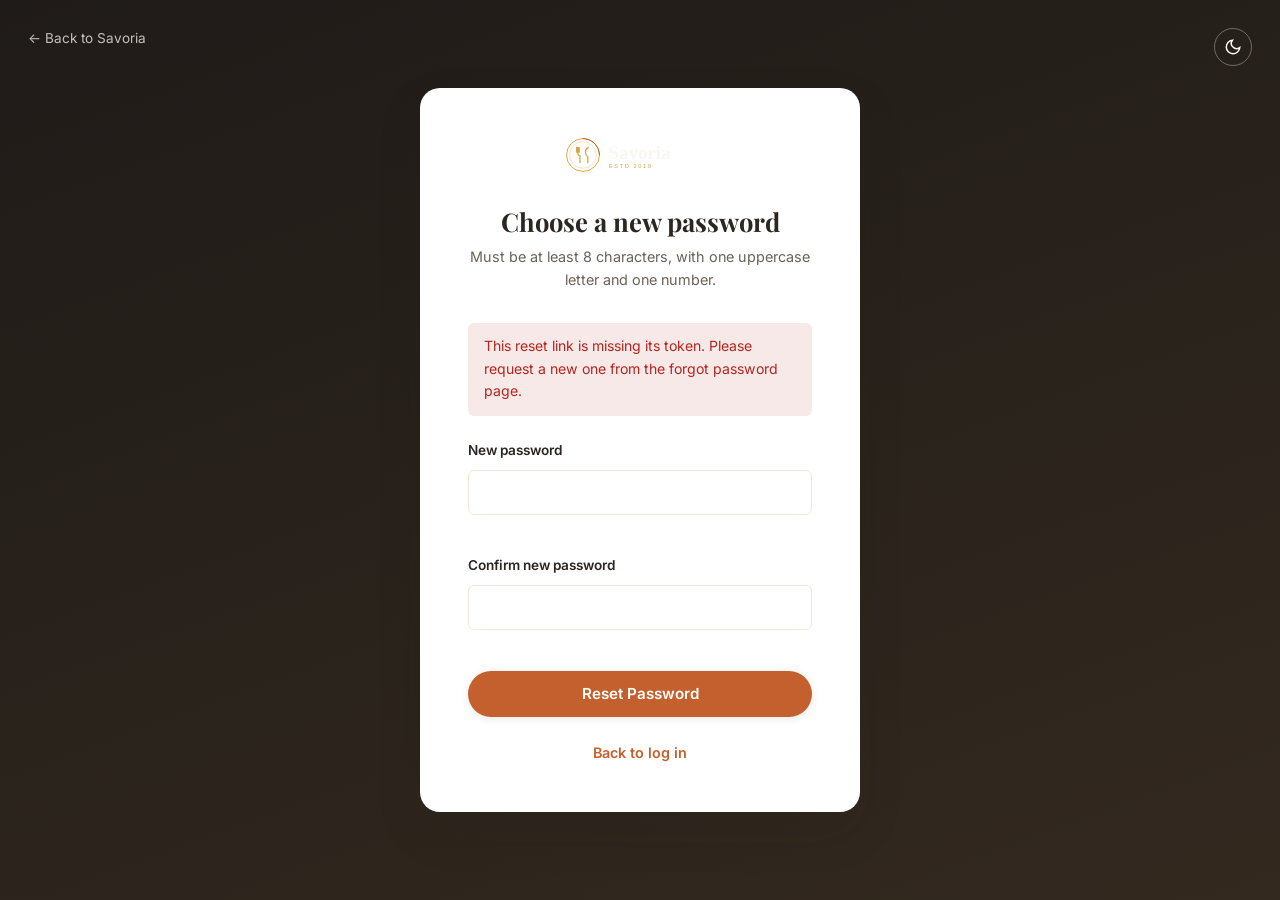
<file: full-stack-complete-app/frontend/reset-password.html>
<!DOCTYPE html>
<html lang="en">
<head>
<meta charset="UTF-8">
<meta name="viewport" content="width=device-width, initial-scale=1.0">
<title>Reset Password — Savoria</title>
<link rel="icon" type="image/svg+xml" href="assets/favicon.svg">
<link rel="stylesheet" href="css/styles.css">
<script>(function(){try{var t=localStorage.getItem('savoria_theme')||(window.matchMedia('(prefers-color-scheme: dark)').matches?'dark':'light');document.documentElement.setAttribute('data-theme',t);}catch(e){document.documentElement.setAttribute('data-theme','light');}})();</script>
</head>
<body>

<div class="auth-page">
  <a href="index.html" class="auth-back">← Back to Savoria</a>
  <button class="theme-toggle" id="themeToggle" aria-label="Toggle dark mode" style="position:absolute; top:28px; right:28px;">
    <svg class="icon-sun" viewBox="0 0 24 24" fill="none" stroke="currentColor" stroke-width="2" stroke-linecap="round"><circle cx="12" cy="12" r="4"/><path d="M12 2v2M12 20v2M4.93 4.93l1.41 1.41M17.66 17.66l1.41 1.41M2 12h2M20 12h2M4.93 19.07l1.41-1.41M17.66 6.34l1.41-1.41"/></svg>
    <svg class="icon-moon" viewBox="0 0 24 24" fill="none" stroke="currentColor" stroke-width="2" stroke-linecap="round"><path d="M21 12.79A9 9 0 1 1 11.21 3 7 7 0 0 0 21 12.79z"/></svg>
  </button>
  <div class="auth-card">
    <div class="auth-logo"><img src="assets/logo.svg" alt="Savoria"></div>
    <h1>Choose a new password</h1>
    <p class="auth-sub">Must be at least 8 characters, with one uppercase letter and one number.</p>

    <div class="auth-alert" id="resetAlert"></div>

    <form id="resetForm" novalidate>
      <div class="form-group">
        <label for="password">New password</label>
        <input type="password" id="password" required>
        <div class="form-error" data-error-for="password"></div>
      </div>
      <div class="form-group">
        <label for="confirmPassword">Confirm new password</label>
        <input type="password" id="confirmPassword" required>
        <div class="form-error" data-error-for="confirmPassword"></div>
      </div>
      <button type="submit" class="btn btn-primary btn-block" id="resetBtn">Reset Password</button>
    </form>

    <div class="auth-footer-link"><a href="login.html">Back to log in</a></div>
  </div>
</div>

<script src="js/theme.js"></script>
<script src="js/api.js"></script>
<script>
  const params = new URLSearchParams(window.location.search);
  const token = params.get('token') || '';
  const alertBox = document.getElementById('resetAlert');

  if (!token) {
    alertBox.className = 'auth-alert error show';
    alertBox.textContent = 'This reset link is missing its token. Please request a new one from the forgot password page.';
    document.getElementById('resetForm').querySelector('button').disabled = true;
  }

  document.getElementById('resetForm').addEventListener('submit', async (e) => {
    e.preventDefault();
    document.querySelectorAll('.form-error').forEach(el => el.textContent = '');
    alertBox.className = 'auth-alert';

    const password = document.getElementById('password').value;
    const confirmPassword = document.getElementById('confirmPassword').value;
    const btn = document.getElementById('resetBtn');

    if (password !== confirmPassword) {
      document.querySelector('[data-error-for="confirmPassword"]').textContent = 'Passwords do not match.';
      return;
    }

    btn.disabled = true;
    btn.textContent = 'Resetting...';

    try {
      await SavoriaAPI.resetPassword({ token, password });
      alertBox.className = 'auth-alert success show';
      alertBox.textContent = 'Password reset! Redirecting to log in...';
      setTimeout(() => { window.location.href = 'login.html'; }, 1200);
    } catch (err) {
      alertBox.className = 'auth-alert error show';
      alertBox.textContent = err.message || 'Could not reset password. The link may have expired.';
      if (err.errors) {
        Object.entries(err.errors).forEach(([field, msg]) => {
          const el = document.querySelector(`[data-error-for="${field}"]`);
          if (el) el.textContent = msg;
        });
      }
      btn.disabled = false;
      btn.textContent = 'Reset Password';
    }
  });
</script>
</body>
</html>
</file>
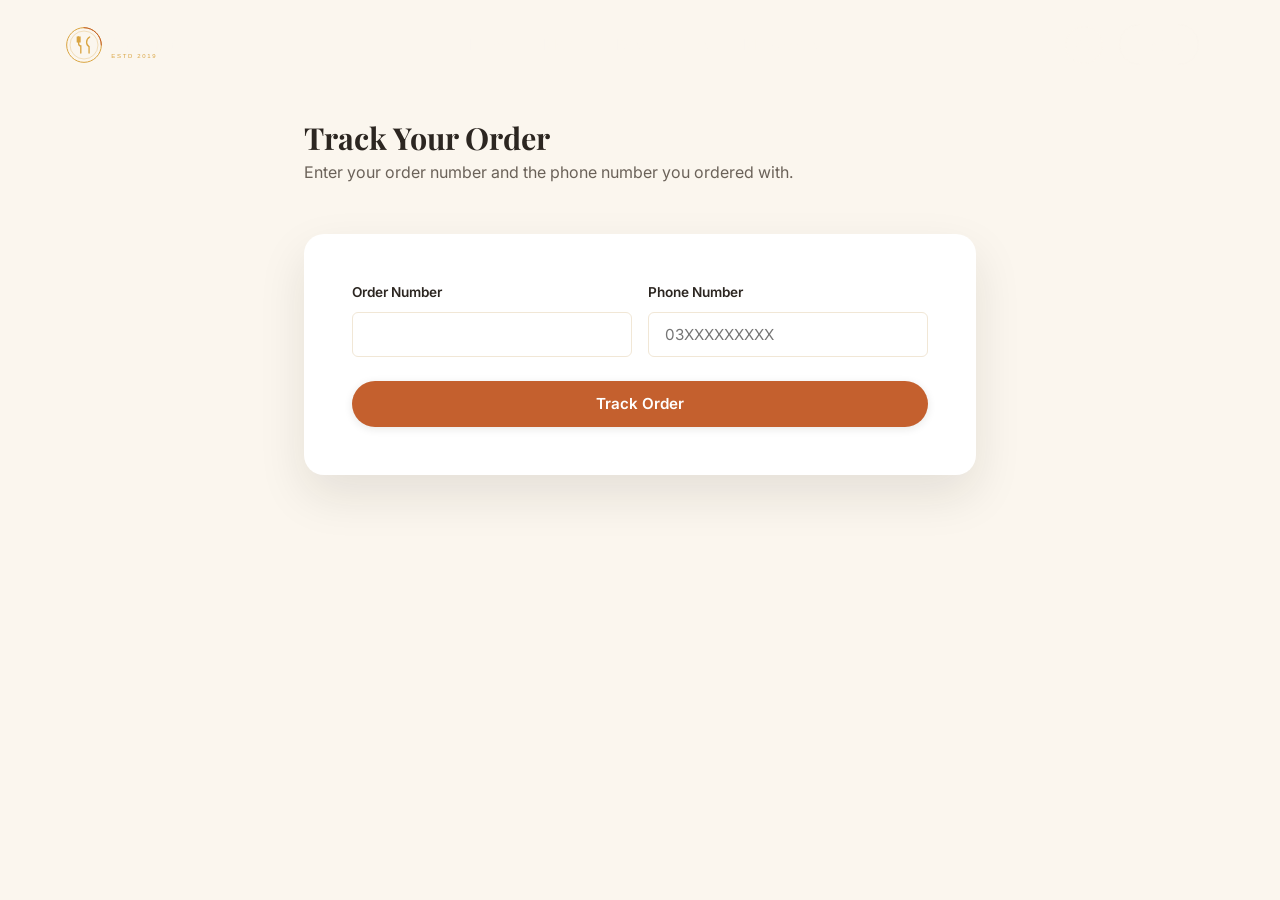
<file: full-stack-complete-app/frontend/track-order.html>
<!DOCTYPE html>
<html lang="en">
<head>
<meta charset="UTF-8">
<meta name="viewport" content="width=device-width, initial-scale=1.0">
<title>Track Your Order — Savoria</title>
<link rel="icon" type="image/svg+xml" href="assets/favicon.svg">
<link rel="stylesheet" href="css/styles.css">
<script>(function(){try{var t=localStorage.getItem('savoria_theme')||(window.matchMedia('(prefers-color-scheme: dark)').matches?'dark':'light');document.documentElement.setAttribute('data-theme',t);}catch(e){document.documentElement.setAttribute('data-theme','light');}})();</script>
</head>
<body>

<header class="navbar" id="navbar">
  <div class="container">
    <a href="index.html" class="nav-logo"><img src="assets/logo.svg" alt="Savoria"></a>
    <nav class="nav-links" id="navLinks">
      <a href="index.html">Home</a>
      <a href="index.html#menu">Menu</a>
      <a href="index.html#reservation">Reservations</a>
      <a href="my-orders.html">My Orders</a>
    </nav>
    <div class="nav-cta">
      <button class="theme-toggle" id="themeToggle" aria-label="Toggle dark mode">
        <svg class="icon-sun" viewBox="0 0 24 24" fill="none" stroke="currentColor" stroke-width="2" stroke-linecap="round"><circle cx="12" cy="12" r="4"/><path d="M12 2v2M12 20v2M4.93 4.93l1.41 1.41M17.66 17.66l1.41 1.41M2 12h2M20 12h2M4.93 19.07l1.41-1.41M17.66 6.34l1.41-1.41"/></svg>
        <svg class="icon-moon" viewBox="0 0 24 24" fill="none" stroke="currentColor" stroke-width="2" stroke-linecap="round"><path d="M21 12.79A9 9 0 1 1 11.21 3 7 7 0 0 0 21 12.79z"/></svg>
      </button>
      <span id="navGuestLinks"><a href="login.html" class="btn btn-outline btn-sm">Log In</a></span>
      <div class="nav-account visually-hidden" id="navAccount">
        <button id="navAccountTrigger" class="btn btn-outline btn-sm">
          <svg viewBox="0 0 24 24" width="16" height="16" fill="none" stroke="currentColor" stroke-width="2" stroke-linecap="round" stroke-linejoin="round"><path d="M20 21v-2a4 4 0 0 0-4-4H8a4 4 0 0 0-4 4v2"/><circle cx="12" cy="7" r="4"/></svg>
          <span id="navAccountName">Account</span>
        </button>
        <div class="nav-account-menu" id="navAccountMenu">
          <span class="role-badge" id="navRoleBadge">customer</span>
          <a href="my-orders.html">My Orders</a>
          <a href="admin.html" id="navAdminLink" style="display:none;">Admin Panel</a>
          <button id="navLogoutBtn">Log Out</button>
        </div>
      </div>
    </div>
  </div>
</header>

<main class="dashboard-page">
  <div class="container" style="max-width:720px;">
    <div class="dashboard-header">
      <div>
        <h1>Track Your Order</h1>
        <p>Enter your order number and the phone number you ordered with.</p>
      </div>
    </div>

    <form id="trackForm" class="auth-card" style="max-width:none; margin-bottom: var(--space-6);">
      <div class="form-row" style="display:grid; grid-template-columns:1fr 1fr; gap:16px;">
        <div class="form-group">
          <label for="orderId">Order Number</label>
          <input type="number" id="orderId" min="1" required>
        </div>
        <div class="form-group" id="phoneGroup">
          <label for="orderPhone">Phone Number</label>
          <input type="tel" id="orderPhone" placeholder="03XXXXXXXXX">
        </div>
      </div>
      <div class="auth-alert" id="trackAlert"></div>
      <button type="submit" class="btn btn-primary btn-block" id="trackBtn">Track Order</button>
    </form>

    <div id="orderResult"></div>
  </div>
</main>

<script src="js/theme.js"></script>
<script src="js/api.js"></script>
<script src="js/app.js"></script>
<script>
  const STATUS_FLOW = ['pending', 'confirmed', 'preparing', 'out_for_delivery', 'delivered'];
  const formatPKR = (amount) => 'Rs. ' + Number(amount).toLocaleString('en-PK');
  const formatDate = (iso) => new Date(iso).toLocaleString('en-PK', { dateStyle: 'medium', timeStyle: 'short' });

  function renderTimeline(status) {
    if (status === 'cancelled') {
      return `<div class="tracking-timeline"><div class="tracking-step-wrap">
        <div class="tracking-step-dot" style="background:var(--color-error);border-color:var(--color-error);color:#fff;">✕</div>
        <div class="tracking-step-label" style="color:var(--color-error);">Cancelled</div>
      </div></div>`;
    }
    const currentIndex = STATUS_FLOW.indexOf(status);
    return `<div class="tracking-timeline">${STATUS_FLOW.map((step, i) => {
      const cls = i < currentIndex ? 'done' : i === currentIndex ? 'current' : '';
      const dot = i < currentIndex ? '✓' : i + 1;
      return `<div class="tracking-step-wrap ${cls}">
        <div class="tracking-step-dot">${dot}</div>
        <div class="tracking-step-label">${step.replace(/_/g, ' ')}</div>
      </div>`;
    }).join('')}</div>`;
  }

  async function renderOrder(id, phone) {
    const resultEl = document.getElementById('orderResult');
    const alertBox = document.getElementById('trackAlert');
    alertBox.className = 'auth-alert';

    try {
      const order = await SavoriaAPI.getOrder(id, phone);
      resultEl.innerHTML = `
        <div class="order-card">
          <div class="order-card-top">
            <h3>Order #${order.id}</h3>
            <span class="status-pill ${order.status}">${order.status.replace(/_/g, ' ')}</span>
          </div>
          <div class="order-card-meta">${formatDate(order.created_at)} · ${order.order_type.replace('_', ' ')}</div>
          ${renderTimeline(order.status)}
          <ul class="order-items-list">
            ${order.items.map(i => `<li><span>${i.item_name_snapshot || i.name} × ${i.quantity}</span><span>${formatPKR(i.subtotal)}</span></li>`).join('')}
          </ul>
          <div class="order-card-footer"><span>Total</span><span>${formatPKR(order.total_amount)}</span></div>
        </div>`;
    } catch (err) {
      resultEl.innerHTML = '';
      alertBox.className = 'auth-alert error show';
      alertBox.textContent = err.message || 'Could not find that order.';
    }
  }

  document.getElementById('trackForm').addEventListener('submit', async (e) => {
    e.preventDefault();
    const btn = document.getElementById('trackBtn');
    const id = document.getElementById('orderId').value.trim();
    const phone = document.getElementById('orderPhone').value.trim();
    btn.disabled = true;
    btn.textContent = 'Looking up...';
    await renderOrder(id, phone);
    btn.disabled = false;
    btn.textContent = 'Track Order';
  });

  document.addEventListener('DOMContentLoaded', () => {
    const user = SavoriaAPI.getCurrentUser();
    const adminLink = document.getElementById('navAdminLink');
    if (adminLink && user && ['staff', 'admin'].includes(user.role)) adminLink.style.display = 'block';

    // If logged in, the phone isn't required (ownership is checked via token).
    if (SavoriaAPI.isLoggedIn()) {
      document.getElementById('orderPhone').removeAttribute('required');
      document.querySelector('#phoneGroup label').textContent = 'Phone Number (optional — you\'re logged in)';
    }

    const params = new URLSearchParams(window.location.search);
    const presetId = params.get('id');
    if (presetId) {
      document.getElementById('orderId').value = presetId;
      if (SavoriaAPI.isLoggedIn()) renderOrder(presetId, '');
    }
  });
</script>
</body>
</html>
</file>
<file: project-1-frontend-static/css/styles.css>
/* =========================================================
   Savoria — Fine Dining Restaurant & Food Ordering Platform
   Stylesheet: css/styles.css
   Design System: "Ember" — charcoal, terracotta, antique gold
   Supports light and dark mode via [data-theme] on <html>.
   ========================================================= */

@import url('https://fonts.googleapis.com/css2?family=Playfair+Display:wght@500;600;700;800&family=Inter:wght@400;500;600;700&display=swap');

:root {
  /* Brand accents — identical in both themes */
  --color-terracotta: #C4602E;
  --color-terracotta-dark: #A34A21;
  --color-gold: #D9A441;
  --color-gold-light: #E9C878;
  --color-sage: #6B7A5E;
  --color-error: #B3261E;
  --color-success: #3E6B4F;

  /* Fixed brand-dark surfaces (hero, navbar, footer, reservation, auth pages) */
  --color-charcoal: #1F1B18;
  --color-charcoal-light: #2C2621;
  --on-dark-text: #FBF6EE;
  --on-dark-text-muted: rgba(251, 246, 238, 0.75);

  /* Theme-aware surfaces — LIGHT defaults */
  --bg-page: #FBF6EE;
  --bg-surface: #FFFFFF;
  --bg-surface-alt: #F1E7D6;
  --text-primary: #2C2621;
  --text-secondary: #6B6259;
  --border-color: #F1E7D6;
  --shadow-color: rgba(31, 27, 24, 0.1);
  --input-bg: #FFFFFF;

  /* Typography */
  --font-display: 'Playfair Display', Georgia, serif;
  --font-body: 'Inter', -apple-system, BlinkMacSystemFont, sans-serif;

  /* Spacing scale */
  --space-1: 0.25rem;
  --space-2: 0.5rem;
  --space-3: 1rem;
  --space-4: 1.5rem;
  --space-5: 2rem;
  --space-6: 3rem;
  --space-7: 4.5rem;
  --space-8: 6rem;

  /* Layout */
  --max-width: 1200px;
  --radius-sm: 6px;
  --radius-md: 12px;
  --radius-lg: 20px;
  --shadow-sm: 0 2px 8px var(--shadow-color);
  --shadow-md: 0 8px 24px var(--shadow-color);
  --shadow-lg: 0 20px 48px var(--shadow-color);
  --transition: 0.25s ease;
  --theme-transition: background-color 0.3s ease, color 0.3s ease, border-color 0.3s ease;
}

[data-theme="dark"] {
  --bg-page: #15120F;
  --bg-surface: #211C17;
  --bg-surface-alt: #2A231C;
  --text-primary: #F3EDE1;
  --text-secondary: #ABA294;
  --border-color: #3A322A;
  --shadow-color: rgba(0, 0, 0, 0.45);
  --input-bg: #1A1613;
  --color-gold: #E8B959;
  --color-gold-light: #F3D48F;
}

/* ---------- Reset ---------- */
*, *::before, *::after { box-sizing: border-box; margin: 0; padding: 0; }
html { scroll-behavior: smooth; }
body {
  font-family: var(--font-body);
  color: var(--text-primary);
  background: var(--bg-page);
  line-height: 1.6;
  -webkit-font-smoothing: antialiased;
  transition: var(--theme-transition);
}
img { max-width: 100%; display: block; }
a { color: inherit; text-decoration: none; }
ul { list-style: none; }
button { font-family: inherit; cursor: pointer; border: none; background: none; }
h1, h2, h3, h4 { font-family: var(--font-display); line-height: 1.2; color: var(--text-primary); }
.container { max-width: var(--max-width); margin: 0 auto; padding: 0 var(--space-4); }
.visually-hidden { position: absolute; width: 1px; height: 1px; overflow: hidden; clip: rect(0 0 0 0); }
* { transition: background-color 0.25s ease, border-color 0.25s ease; }

/* ---------- Buttons ---------- */
.btn {
  display: inline-flex; align-items: center; justify-content: center; gap: var(--space-2);
  padding: 0.85rem 1.9rem; border-radius: 999px; font-weight: 600; font-size: 0.95rem;
  transition: transform var(--transition), box-shadow var(--transition), background var(--transition);
  white-space: nowrap;
}
.btn-primary { background: var(--color-terracotta); color: #FFFFFF; box-shadow: var(--shadow-sm); }
.btn-primary:hover { background: var(--color-terracotta-dark); transform: translateY(-2px); box-shadow: var(--shadow-md); }
.btn-outline { background: transparent; color: var(--on-dark-text); border: 1.5px solid rgba(251,246,238,0.5); }
.btn-outline:hover { background: rgba(251,246,238,0.12); border-color: var(--on-dark-text); }
.btn-dark { background: var(--color-charcoal); color: var(--on-dark-text); }
.btn-dark:hover { background: var(--color-charcoal-light); transform: translateY(-2px); }
.btn-gold { background: var(--color-gold); color: var(--color-charcoal); }
.btn-gold:hover { background: var(--color-gold-light); transform: translateY(-2px); }
.btn-block { width: 100%; }
.btn-sm { padding: 0.55rem 1.2rem; font-size: 0.85rem; }

/* ---------- Theme toggle ---------- */
.theme-toggle {
  width: 38px; height: 38px; border-radius: 50%; display: inline-flex; align-items: center; justify-content: center;
  border: 1.5px solid rgba(251,246,238,0.35); color: var(--on-dark-text); flex-shrink: 0;
}
.theme-toggle:hover { background: rgba(251,246,238,0.12); }
.theme-toggle svg { width: 18px; height: 18px; }
.theme-toggle .icon-sun { display: none; }
.theme-toggle .icon-moon { display: block; }
[data-theme="dark"] .theme-toggle .icon-sun { display: block; }
[data-theme="dark"] .theme-toggle .icon-moon { display: none; }

/* ---------- Navbar ---------- */
.navbar {
  position: fixed; top: 0; left: 0; right: 0; z-index: 1000;
  background: rgba(31, 27, 24, 0.0);
  transition: background var(--transition), box-shadow var(--transition), padding var(--transition);
  padding: var(--space-4) 0;
}
.navbar.scrolled { background: rgba(31, 27, 24, 0.96); box-shadow: var(--shadow-md); padding: var(--space-2) 0; backdrop-filter: blur(8px); }
.navbar .container { display: flex; align-items: center; justify-content: space-between; gap: var(--space-4); }
.nav-logo img { height: 40px; }
.nav-links { display: flex; align-items: center; gap: var(--space-5); }
.nav-links a {
  color: var(--on-dark-text); font-weight: 500; font-size: 0.95rem; position: relative; padding: var(--space-1) 0;
}
.nav-links a::after {
  content: ''; position: absolute; bottom: -4px; left: 0; width: 0; height: 2px; background: var(--color-gold);
  transition: width var(--transition);
}
.nav-links a:hover::after, .nav-links a.active::after { width: 100%; }
.nav-cta { display: flex; align-items: center; gap: var(--space-3); }
.nav-toggle { display: none; flex-direction: column; gap: 5px; }
.nav-toggle span { width: 26px; height: 2px; background: var(--on-dark-text); border-radius: 2px; transition: var(--transition); }

/* ---------- Hero ---------- */
.hero {
  position: relative; min-height: 100vh; display: flex; align-items: center;
  background: linear-gradient(160deg, var(--color-charcoal) 0%, #33291F 100%);
  overflow: hidden;
}
.hero::before {
  content: ''; position: absolute; inset: 0;
  background:
    radial-gradient(circle at 15% 25%, rgba(217,164,65,0.18), transparent 40%),
    radial-gradient(circle at 85% 75%, rgba(196,96,46,0.22), transparent 45%);
}
.hero .container {
  position: relative; z-index: 2; display: grid; grid-template-columns: 1.05fr 0.95fr;
  gap: var(--space-7); align-items: center;
}
.hero-content { padding-top: var(--space-6); }
.hero-eyebrow {
  display: inline-flex; align-items: center; gap: var(--space-2); color: var(--color-gold-light);
  font-size: 0.8rem; letter-spacing: 0.14em; text-transform: uppercase; font-weight: 600; margin-bottom: var(--space-4);
}
.hero-eyebrow::before { content: ''; width: 28px; height: 1px; background: var(--color-gold-light); }
.hero h1 { color: var(--on-dark-text); font-size: clamp(2.2rem, 4vw, 3.6rem); font-weight: 700; margin-bottom: var(--space-4); }
.hero h1 em { color: var(--color-gold); font-style: italic; }
.hero p { color: var(--on-dark-text-muted); font-size: 1.1rem; max-width: 520px; margin-bottom: var(--space-5); }
.hero-actions { display: flex; gap: var(--space-3); flex-wrap: wrap; }
.hero-stats { display: flex; gap: var(--space-6); margin-top: var(--space-7); }
.hero-stat strong { display: block; font-family: var(--font-display); font-size: 1.8rem; color: var(--color-gold); }
.hero-stat span { color: var(--on-dark-text-muted); font-size: 0.85rem; }

/* ---------- Hero visual (right-side banner) ---------- */
.hero-visual { position: relative; z-index: 2; }
.hero-visual-frame {
  position: relative; border-radius: var(--radius-lg); overflow: hidden; aspect-ratio: 4/5;
  box-shadow: var(--shadow-lg); border: 1px solid rgba(251,246,238,0.12);
}
.hero-visual-frame img { width: 100%; height: 100%; object-fit: cover; }
.hero-visual-frame::after {
  content: ''; position: absolute; inset: 0;
  background: linear-gradient(180deg, rgba(31,27,24,0) 55%, rgba(31,27,24,0.55) 100%);
}
.hero-visual-accent {
  position: absolute; top: -22px; right: -22px; width: 42%; aspect-ratio: 1/1; border-radius: var(--radius-md);
  overflow: hidden; box-shadow: var(--shadow-lg); border: 5px solid var(--color-charcoal); z-index: 3;
}
.hero-visual-accent img { width: 100%; height: 100%; object-fit: cover; }
.hero-badge-card {
  position: absolute; left: -20px; bottom: -24px; z-index: 4; background: var(--bg-surface); color: var(--text-primary);
  border-radius: var(--radius-md); box-shadow: var(--shadow-lg); padding: var(--space-3) var(--space-4);
  display: flex; align-items: center; gap: var(--space-3); max-width: 240px;
}
.hero-badge-card .badge-icon {
  width: 42px; height: 42px; border-radius: 50%; background: var(--color-gold); color: var(--color-charcoal);
  display: flex; align-items: center; justify-content: center; font-weight: 700; flex-shrink: 0; font-family: var(--font-display); font-size: 1rem;
}
.hero-badge-card strong { display: block; font-size: 0.85rem; }
.hero-badge-card span { display: block; font-size: 0.76rem; color: var(--text-secondary); }
.hero-tag-pill {
  position: absolute; top: 18px; left: 18px; z-index: 4; background: rgba(31,27,24,0.65); backdrop-filter: blur(6px);
  color: var(--on-dark-text); font-size: 0.75rem; font-weight: 600; letter-spacing: 0.04em; text-transform: uppercase;
  padding: 0.4rem 0.8rem; border-radius: 999px; border: 1px solid rgba(251,246,238,0.25);
}

/* ---------- Section shared ---------- */
section { padding: var(--space-8) 0; }
.section-header { text-align: center; max-width: 620px; margin: 0 auto var(--space-6); }
.section-eyebrow {
  display: inline-block; color: var(--color-terracotta); font-weight: 600; font-size: 0.8rem;
  letter-spacing: 0.14em; text-transform: uppercase; margin-bottom: var(--space-2);
}
.section-header h2 { font-size: clamp(1.9rem, 3.5vw, 2.6rem); }
.section-header p { color: var(--text-secondary); margin-top: var(--space-3); font-size: 1.05rem; }

/* ---------- About ---------- */
.about { background: var(--bg-surface); }
.about-grid { display: grid; grid-template-columns: 1fr 1fr; gap: var(--space-7); align-items: center; }
.about-media { position: relative; }
.about-media .frame-main { border-radius: var(--radius-lg); overflow: hidden; box-shadow: var(--shadow-lg); aspect-ratio: 4/5; }
.about-media .frame-accent {
  position: absolute; bottom: -30px; right: -30px; width: 55%; aspect-ratio: 4/3;
  border-radius: var(--radius-md); overflow: hidden; box-shadow: var(--shadow-lg); border: 6px solid var(--bg-surface);
}
.about-media img { width: 100%; height: 100%; object-fit: cover; }
.about-text h2 { margin-bottom: var(--space-4); }
.about-text p { color: var(--text-secondary); margin-bottom: var(--space-4); }
.about-points { display: grid; gap: var(--space-3); margin-top: var(--space-5); }
.about-point { display: flex; gap: var(--space-3); align-items: flex-start; }
.about-point .icon {
  width: 40px; height: 40px; flex-shrink: 0; border-radius: 50%; background: var(--bg-surface-alt);
  display: flex; align-items: center; justify-content: center; color: var(--color-terracotta); font-weight: 700;
}
.about-point h4 { font-size: 1rem; margin-bottom: 2px; }
.about-point p { margin: 0; font-size: 0.9rem; }

/* ---------- Menu ---------- */
.menu { background: var(--bg-page); }
.menu-filters { display: flex; justify-content: center; gap: var(--space-2); flex-wrap: wrap; margin-bottom: var(--space-6); }
.menu-filter-btn {
  padding: 0.6rem 1.4rem; border-radius: 999px; background: var(--bg-surface); color: var(--text-primary);
  font-weight: 600; font-size: 0.9rem; border: 1px solid var(--border-color); transition: var(--transition);
}
.menu-filter-btn:hover { border-color: var(--color-terracotta); }
.menu-filter-btn.active { background: var(--color-terracotta); color: #FFFFFF; border-color: var(--color-terracotta); }
.menu-grid { display: grid; grid-template-columns: repeat(3, 1fr); gap: var(--space-5); }
.menu-card {
  background: var(--bg-surface); border-radius: var(--radius-md); overflow: hidden; box-shadow: var(--shadow-sm);
  transition: transform var(--transition), box-shadow var(--transition); opacity: 0; transform: translateY(16px);
  border: 1px solid var(--border-color);
}
.menu-card.is-visible { opacity: 1; transform: translateY(0); }
.menu-card:hover { transform: translateY(-6px); box-shadow: var(--shadow-md); }
.menu-card-media { position: relative; aspect-ratio: 4/3; overflow: hidden; }
.menu-card-media img { width: 100%; height: 100%; object-fit: cover; transition: transform 0.4s ease; }
.menu-card:hover .menu-card-media img { transform: scale(1.06); }
.menu-card-badge {
  position: absolute; top: 12px; left: 12px; background: var(--color-gold); color: var(--color-charcoal);
  font-size: 0.7rem; font-weight: 700; padding: 4px 10px; border-radius: 999px; letter-spacing: 0.03em;
}
.menu-card-body { padding: var(--space-4); }
.menu-card-top { display: flex; justify-content: space-between; align-items: baseline; gap: var(--space-2); margin-bottom: var(--space-2); }
.menu-card-top h3 { font-size: 1.15rem; }
.menu-card-price { color: var(--color-terracotta); font-weight: 700; font-family: var(--font-display); font-size: 1.1rem; white-space: nowrap; }
.menu-card-body p { color: var(--text-secondary); font-size: 0.9rem; margin-bottom: var(--space-3); }
.menu-card-meta { display: flex; align-items: center; justify-content: space-between; }
.spice-level { display: flex; gap: 3px; }
.spice-level span { width: 7px; height: 7px; border-radius: 50%; background: var(--bg-surface-alt); }
.spice-level span.filled { background: var(--color-terracotta); }
.menu-cta { text-align: center; margin-top: var(--space-6); }

/* ---------- Reservation ---------- */
.reservation { background: var(--color-charcoal); position: relative; overflow: hidden; }
.reservation::before {
  content: ''; position: absolute; inset: 0;
  background: radial-gradient(circle at 80% 20%, rgba(217,164,65,0.14), transparent 45%);
}
.reservation .container { position: relative; z-index: 1; display: grid; grid-template-columns: 1fr 1fr; gap: var(--space-7); align-items: center; }
.reservation-text .section-eyebrow { color: var(--color-gold-light); }
.reservation-text h2 { color: var(--on-dark-text); }
.reservation-text p { color: var(--on-dark-text-muted); margin-top: var(--space-3); margin-bottom: var(--space-5); }
.reservation-perks { display: grid; gap: var(--space-3); }
.reservation-perks li { display: flex; gap: var(--space-2); align-items: center; color: var(--on-dark-text-muted); font-size: 0.95rem; }
.reservation-perks li::before { content: '✓'; color: var(--color-gold); font-weight: 700; }
.reservation-form {
  background: var(--bg-surface); border-radius: var(--radius-lg); padding: var(--space-6); box-shadow: var(--shadow-lg);
}
.form-row { display: grid; grid-template-columns: 1fr 1fr; gap: var(--space-3); }
.form-group { margin-bottom: var(--space-4); }
.form-group label { display: block; font-weight: 600; font-size: 0.85rem; margin-bottom: var(--space-2); color: var(--text-primary); }
.form-group input, .form-group select, .form-group textarea {
  width: 100%; padding: 0.75rem 1rem; border-radius: var(--radius-sm); border: 1.5px solid var(--border-color);
  font-family: inherit; font-size: 0.95rem; background: var(--input-bg); color: var(--text-primary); transition: border-color var(--transition);
}
.form-group input:focus, .form-group select:focus, .form-group textarea:focus { outline: none; border-color: var(--color-terracotta); }
.form-group textarea { resize: vertical; min-height: 90px; }
.form-error { color: var(--color-error); font-size: 0.8rem; margin-top: 4px; min-height: 1em; }
.form-success-msg {
  display: none; background: rgba(62,107,79,0.12); color: var(--color-success); padding: var(--space-3);
  border-radius: var(--radius-sm); font-size: 0.9rem; margin-bottom: var(--space-4); font-weight: 600;
}
.form-success-msg.show { display: block; }

/* ---------- Testimonials ---------- */
.testimonials { background: var(--bg-surface-alt); }
.testimonial-track { position: relative; max-width: 760px; margin: 0 auto; min-height: 220px; }
.testimonial-slide {
  position: absolute; inset: 0; opacity: 0; transform: translateX(24px); transition: opacity 0.5s ease, transform 0.5s ease;
  text-align: center; pointer-events: none;
}
.testimonial-slide.active { opacity: 1; transform: translateX(0); pointer-events: auto; }
.testimonial-slide .stars { color: var(--color-gold); font-size: 1.1rem; margin-bottom: var(--space-3); }
.testimonial-slide p { font-family: var(--font-display); font-size: 1.35rem; font-style: italic; color: var(--text-primary); margin-bottom: var(--space-4); }
.testimonial-author { display: flex; align-items: center; justify-content: center; gap: var(--space-3); }
.testimonial-author img { width: 48px; height: 48px; border-radius: 50%; object-fit: cover; }
.testimonial-author strong { display: block; font-size: 0.95rem; }
.testimonial-author span { color: var(--text-secondary); font-size: 0.82rem; }
.testimonial-dots { display: flex; justify-content: center; gap: var(--space-2); margin-top: var(--space-6); }
.testimonial-dots button { width: 9px; height: 9px; border-radius: 50%; background: var(--color-terracotta); opacity: 0.3; transition: var(--transition); }
.testimonial-dots button.active { opacity: 1; transform: scale(1.3); }

/* ---------- Gallery band ---------- */
.gallery-band { display: grid; grid-template-columns: repeat(5, 1fr); gap: 4px; padding: 0; }
.gallery-band img { width: 100%; height: 220px; object-fit: cover; transition: transform 0.4s ease, filter 0.4s ease; filter: saturate(0.9); }
.gallery-band img:hover { transform: scale(1.03); filter: saturate(1.1); }

/* ---------- Contact ---------- */
.contact { background: var(--bg-surface); }
.contact-grid { display: grid; grid-template-columns: 0.9fr 1.1fr; gap: var(--space-7); }
.contact-info-card {
  background: var(--color-charcoal); color: var(--on-dark-text); border-radius: var(--radius-lg); padding: var(--space-6);
}
.contact-info-card h3 { color: var(--on-dark-text); margin-bottom: var(--space-4); }
.contact-info-item { display: flex; gap: var(--space-3); margin-bottom: var(--space-4); }
.contact-info-item .icon {
  width: 38px; height: 38px; border-radius: 50%; background: rgba(217,164,65,0.16); color: var(--color-gold);
  display: flex; align-items: center; justify-content: center; flex-shrink: 0; font-weight: 700;
}
.contact-info-item strong { display: block; font-size: 0.9rem; }
.contact-info-item span { color: var(--on-dark-text-muted); font-size: 0.85rem; }
.contact-hours { margin-top: var(--space-5); border-top: 1px solid rgba(251,246,238,0.15); padding-top: var(--space-4); }
.contact-hours div { display: flex; justify-content: space-between; font-size: 0.85rem; color: var(--on-dark-text-muted); margin-bottom: 6px; }
.contact-form-card {
  background: var(--bg-page); border-radius: var(--radius-lg); padding: var(--space-6); box-shadow: var(--shadow-sm);
  border: 1px solid var(--border-color);
}

/* ---------- Footer ---------- */
.footer { background: var(--color-charcoal); color: var(--on-dark-text-muted); padding: var(--space-7) 0 var(--space-4); }
.footer-grid { display: grid; grid-template-columns: 1.4fr 1fr 1fr 1.2fr; gap: var(--space-6); padding-bottom: var(--space-6); }
.footer-brand img { height: 36px; margin-bottom: var(--space-3); }
.footer-brand p { font-size: 0.88rem; max-width: 280px; }
.footer-social { display: flex; gap: var(--space-2); margin-top: var(--space-4); }
.footer-social a {
  width: 36px; height: 36px; border-radius: 50%; background: rgba(251,246,238,0.08); display: flex;
  align-items: center; justify-content: center; font-size: 0.85rem; transition: var(--transition);
}
.footer-social a:hover { background: var(--color-gold); color: var(--color-charcoal); }
.footer h4 { color: var(--on-dark-text); font-size: 0.95rem; margin-bottom: var(--space-3); font-family: var(--font-body); font-weight: 700; }
.footer ul li { margin-bottom: var(--space-2); }
.footer ul a { font-size: 0.88rem; transition: color var(--transition); }
.footer ul a:hover { color: var(--color-gold); }
.footer-bottom {
  border-top: 1px solid rgba(251,246,238,0.12); padding-top: var(--space-4); display: flex;
  justify-content: space-between; flex-wrap: wrap; gap: var(--space-2); font-size: 0.82rem;
}
.footer-bottom a { margin-left: var(--space-4); }

/* ---------- Scroll to top ---------- */
.scroll-top-btn {
  position: fixed; bottom: 28px; right: 28px; width: 46px; height: 46px; border-radius: 50%;
  background: var(--color-terracotta); color: #FFFFFF; display: flex; align-items: center; justify-content: center;
  box-shadow: var(--shadow-md); opacity: 0; pointer-events: none; transform: translateY(10px);
  transition: opacity var(--transition), transform var(--transition), background var(--transition); z-index: 900;
}
.scroll-top-btn.visible { opacity: 1; pointer-events: auto; transform: translateY(0); }
.scroll-top-btn:hover { background: var(--color-terracotta-dark); }
.scroll-top-btn svg { width: 20px; height: 20px; }

/* ---------- Scroll reveal ---------- */
.reveal { opacity: 0; transform: translateY(20px); transition: opacity 0.6s ease, transform 0.6s ease; }
.reveal.is-visible { opacity: 1; transform: translateY(0); }

/* ---------- Simple pages (privacy/terms/cookies) ---------- */
.legal-page { padding-top: 8rem; padding-bottom: var(--space-8); }
.legal-page h1 { margin-bottom: var(--space-2); }
.legal-page .updated { color: var(--text-secondary); font-size: 0.9rem; margin-bottom: var(--space-6); }
.legal-page h2 { font-size: 1.3rem; margin-top: var(--space-6); margin-bottom: var(--space-3); }
.legal-page p, .legal-page li { color: var(--text-secondary); margin-bottom: var(--space-3); }
.legal-page ul { padding-left: var(--space-4); list-style: disc; }

/* =========================================================
   Full-stack additions: cart drawer, auth pages, account nav
   ========================================================= */

/* ---------- Cart trigger + drawer ---------- */
.cart-trigger {
  position: relative; display: inline-flex; align-items: center; gap: 6px;
  color: var(--on-dark-text); font-weight: 600; font-size: 0.9rem;
}
.cart-trigger svg { width: 20px; height: 20px; }
.cart-count {
  background: var(--color-terracotta); color: #FFFFFF; font-size: 0.7rem; font-weight: 700;
  width: 20px; height: 20px; border-radius: 50%; display: flex; align-items: center; justify-content: center;
}
.cart-overlay {
  position: fixed; inset: 0; background: rgba(0,0,0,0.5); z-index: 1200; opacity: 0; pointer-events: none;
  transition: opacity var(--transition);
}
.cart-overlay.open { opacity: 1; pointer-events: auto; }
.cart-drawer {
  position: fixed; top: 0; right: 0; bottom: 0; width: min(420px, 92vw); background: var(--bg-surface);
  z-index: 1300; transform: translateX(100%); transition: transform 0.35s ease; display: flex; flex-direction: column;
  box-shadow: var(--shadow-lg);
}
.cart-drawer.open { transform: translateX(0); }
.cart-drawer-header { display: flex; justify-content: space-between; align-items: center; padding: var(--space-4); border-bottom: 1px solid var(--border-color); }
.cart-drawer-header h3 { font-size: 1.2rem; }
.cart-close { font-size: 1.4rem; color: var(--text-secondary); line-height: 1; }
.cart-drawer-body { flex: 1; overflow-y: auto; padding: var(--space-4); }
.cart-empty { text-align: center; color: var(--text-secondary); padding: var(--space-7) var(--space-3); }
.cart-line { display: flex; gap: var(--space-3); padding: var(--space-3) 0; border-bottom: 1px solid var(--border-color); }
.cart-line img { width: 60px; height: 60px; border-radius: var(--radius-sm); object-fit: cover; flex-shrink: 0; }
.cart-line-info { flex: 1; }
.cart-line-info h4 { font-size: 0.95rem; margin-bottom: 4px; }
.cart-line-price { color: var(--color-terracotta); font-weight: 700; font-size: 0.9rem; }
.cart-line-qty { display: flex; align-items: center; gap: 8px; margin-top: 6px; }
.cart-line-qty button {
  width: 24px; height: 24px; border-radius: 50%; background: var(--bg-surface-alt); color: var(--text-primary); font-weight: 700; font-size: 0.9rem;
}
.cart-line-remove { color: var(--color-error); font-size: 0.78rem; margin-top: 4px; text-decoration: underline; }
.cart-drawer-footer { padding: var(--space-4); border-top: 1px solid var(--border-color); }
.cart-total-row { display: flex; justify-content: space-between; font-weight: 700; font-size: 1.05rem; margin-bottom: var(--space-3); color: var(--text-primary); }

/* ---------- Menu card add-to-cart ---------- */
.menu-card-footer { padding: 0 var(--space-4) var(--space-4); }
.add-to-cart-btn {
  width: 100%; padding: 0.6rem; border-radius: var(--radius-sm); background: var(--color-charcoal);
  color: var(--on-dark-text); font-weight: 600; font-size: 0.85rem; transition: var(--transition);
}
.add-to-cart-btn:hover { background: var(--color-terracotta); }
.add-to-cart-btn:disabled { background: var(--bg-surface-alt); color: var(--text-secondary); cursor: not-allowed; }

/* ---------- Auth-aware nav ---------- */
.nav-account { position: relative; }
.nav-account-menu {
  display: none; position: absolute; top: calc(100% + 12px); right: 0; background: var(--bg-surface);
  border: 1px solid var(--border-color); border-radius: var(--radius-md); box-shadow: var(--shadow-lg); min-width: 190px; overflow: hidden; z-index: 50;
}
.nav-account-menu.open { display: block; }
.nav-account-menu a, .nav-account-menu button {
  display: block; width: 100%; text-align: left; padding: 0.7rem 1rem; font-size: 0.88rem; color: var(--text-primary);
}
.nav-account-menu a:hover, .nav-account-menu button:hover { background: var(--bg-surface-alt); }
.nav-account-menu .role-badge { font-size: 0.7rem; color: var(--color-terracotta); text-transform: uppercase; font-weight: 700; padding: 0.5rem 1rem 0; display: block; }

/* ---------- Nav menu dropdown (mega-ish menu) ---------- */
.nav-item-dropdown { position: relative; }
.nav-dropdown-panel {
  display: none; position: absolute; top: calc(100% + 16px); left: 50%; transform: translateX(-50%);
  background: var(--bg-surface); border: 1px solid var(--border-color); border-radius: var(--radius-md);
  box-shadow: var(--shadow-lg); padding: var(--space-3); min-width: 220px; z-index: 60;
}
.nav-item-dropdown:hover .nav-dropdown-panel { display: block; }
.nav-dropdown-panel a {
  display: flex; justify-content: space-between; padding: 0.55rem 0.7rem; border-radius: var(--radius-sm);
  font-size: 0.88rem; color: var(--text-primary);
}
.nav-dropdown-panel a:hover { background: var(--bg-surface-alt); color: var(--color-terracotta); }
.nav-dropdown-panel a span.count { color: var(--text-secondary); font-size: 0.78rem; }

/* ---------- Auth pages (login / register) ---------- */
.auth-page {
  min-height: 100vh; display: flex; align-items: center; justify-content: center;
  background: linear-gradient(160deg, var(--color-charcoal) 0%, #33291F 100%); padding: var(--space-5);
}
.auth-card {
  background: var(--bg-surface); border-radius: var(--radius-lg); padding: var(--space-6); max-width: 440px; width: 100%;
  box-shadow: var(--shadow-lg);
}
.auth-card .auth-logo { display: flex; justify-content: center; margin-bottom: var(--space-5); }
.auth-card .auth-logo img { height: 38px; }
.auth-card h1 { text-align: center; font-size: 1.6rem; margin-bottom: var(--space-2); }
.auth-card .auth-sub { text-align: center; color: var(--text-secondary); font-size: 0.9rem; margin-bottom: var(--space-5); }
.auth-footer-link { text-align: center; margin-top: var(--space-4); font-size: 0.9rem; color: var(--text-secondary); }
.auth-footer-link a { color: var(--color-terracotta); font-weight: 600; }
.auth-back { display: inline-flex; align-items: center; gap: 6px; color: var(--on-dark-text-muted); font-size: 0.85rem; position: absolute; top: 28px; left: 28px; }
.auth-alert {
  padding: 0.8rem 1rem; border-radius: var(--radius-sm); font-size: 0.88rem; margin-bottom: var(--space-4); display: none;
}
.auth-alert.show { display: block; }
.auth-alert.error { background: rgba(179,38,30,0.1); color: var(--color-error); }
.auth-alert.success { background: rgba(62,107,79,0.12); color: var(--color-success); }
.demo-accounts { margin-top: var(--space-5); padding-top: var(--space-4); border-top: 1px solid var(--border-color); font-size: 0.8rem; color: var(--text-secondary); }
.demo-accounts code { background: var(--bg-surface-alt); color: var(--text-primary); padding: 2px 6px; border-radius: 4px; }

/* ---------- Skeleton loading ---------- */
.skeleton-card { background: var(--bg-surface); border-radius: var(--radius-md); overflow: hidden; border: 1px solid var(--border-color); }
.skeleton-block { background: linear-gradient(90deg, var(--bg-surface-alt) 25%, var(--border-color) 50%, var(--bg-surface-alt) 75%); background-size: 200% 100%; animation: skeleton-shimmer 1.4s infinite; }
.skeleton-media { aspect-ratio: 4/3; }
.skeleton-line { height: 14px; border-radius: 4px; margin: var(--space-3) var(--space-4) 0; }
.skeleton-line.short { width: 40%; margin-bottom: var(--space-4); }
@keyframes skeleton-shimmer { 0% { background-position: 200% 0; } 100% { background-position: -200% 0; } }

/* ---------- Responsive ---------- */
@media (max-width: 960px) {
  .hero .container { grid-template-columns: 1fr; }
  .hero-visual { order: -1; max-width: 420px; margin: 0 auto; }
  .hero-content { padding-top: var(--space-4); text-align: center; }
  .hero-content .hero-eyebrow, .hero-actions { justify-content: center; }
  .hero p { margin-left: auto; margin-right: auto; }
  .hero-stats { justify-content: center; }
  .about-grid, .reservation .container, .contact-grid { grid-template-columns: 1fr; }
  .menu-grid { grid-template-columns: repeat(2, 1fr); }
  .footer-grid { grid-template-columns: 1fr 1fr; }
  .gallery-band { grid-template-columns: repeat(3, 1fr); }
}
@media (max-width: 720px) {
  .nav-links, .nav-cta .btn-outline { display: none; }
  .nav-toggle { display: flex; }
  .navbar.nav-open .nav-links {
    display: flex; flex-direction: column; position: absolute; top: 100%; left: 0; right: 0;
    background: var(--color-charcoal); padding: var(--space-4); gap: var(--space-4);
  }
  .navbar.nav-open .nav-dropdown-panel { display: block; position: static; transform: none; box-shadow: none; border: none; background: transparent; margin-top: var(--space-2); }
  .hero-stats { gap: var(--space-4); flex-wrap: wrap; }
  .hero-visual-accent { width: 38%; top: -14px; right: -14px; }
  .hero-badge-card { left: 0; bottom: -18px; max-width: 200px; padding: var(--space-2) var(--space-3); }
  .menu-grid { grid-template-columns: 1fr; }
  .form-row { grid-template-columns: 1fr; }
  .footer-grid { grid-template-columns: 1fr; }
  .gallery-band { grid-template-columns: repeat(2, 1fr); }
  .about-media .frame-accent { display: none; }
  .scroll-top-btn { bottom: 18px; right: 18px; }
}
</file>
<file: full-stack-complete-app/frontend/css/styles.css>
/* =========================================================
   Savoria — Fine Dining Restaurant & Food Ordering Platform
   Stylesheet: css/styles.css
   Design System: "Ember" — charcoal, terracotta, antique gold
   Supports light and dark mode via [data-theme] on <html>.
   ========================================================= */

@import url('https://fonts.googleapis.com/css2?family=Playfair+Display:wght@500;600;700;800&family=Inter:wght@400;500;600;700&display=swap');

:root {
  /* Brand accents — identical in both themes */
  --color-terracotta: #C4602E;
  --color-terracotta-dark: #A34A21;
  --color-gold: #D9A441;
  --color-gold-light: #E9C878;
  --color-sage: #6B7A5E;
  --color-error: #B3261E;
  --color-success: #3E6B4F;

  /* Fixed brand-dark surfaces (hero, navbar, footer, reservation, auth pages) */
  --color-charcoal: #1F1B18;
  --color-charcoal-light: #2C2621;
  --on-dark-text: #FBF6EE;
  --on-dark-text-muted: rgba(251, 246, 238, 0.75);

  /* Theme-aware surfaces — LIGHT defaults */
  --bg-page: #FBF6EE;
  --bg-surface: #FFFFFF;
  --bg-surface-alt: #F1E7D6;
  --text-primary: #2C2621;
  --text-secondary: #6B6259;
  --border-color: #F1E7D6;
  --shadow-color: rgba(31, 27, 24, 0.1);
  --input-bg: #FFFFFF;

  /* Typography */
  --font-display: 'Playfair Display', Georgia, serif;
  --font-body: 'Inter', -apple-system, BlinkMacSystemFont, sans-serif;

  /* Spacing scale */
  --space-1: 0.25rem;
  --space-2: 0.5rem;
  --space-3: 1rem;
  --space-4: 1.5rem;
  --space-5: 2rem;
  --space-6: 3rem;
  --space-7: 4.5rem;
  --space-8: 6rem;

  /* Layout */
  --max-width: 1200px;
  --radius-sm: 6px;
  --radius-md: 12px;
  --radius-lg: 20px;
  --shadow-sm: 0 2px 8px var(--shadow-color);
  --shadow-md: 0 8px 24px var(--shadow-color);
  --shadow-lg: 0 20px 48px var(--shadow-color);
  --transition: 0.25s ease;
  --theme-transition: background-color 0.3s ease, color 0.3s ease, border-color 0.3s ease;
}

[data-theme="dark"] {
  --bg-page: #15120F;
  --bg-surface: #211C17;
  --bg-surface-alt: #2A231C;
  --text-primary: #F3EDE1;
  --text-secondary: #ABA294;
  --border-color: #3A322A;
  --shadow-color: rgba(0, 0, 0, 0.45);
  --input-bg: #1A1613;
  --color-gold: #E8B959;
  --color-gold-light: #F3D48F;
}

/* ---------- Reset ---------- */
*, *::before, *::after { box-sizing: border-box; margin: 0; padding: 0; }
html { scroll-behavior: smooth; }
body {
  font-family: var(--font-body);
  color: var(--text-primary);
  background: var(--bg-page);
  line-height: 1.6;
  -webkit-font-smoothing: antialiased;
  transition: var(--theme-transition);
}
img { max-width: 100%; display: block; }
a { color: inherit; text-decoration: none; }
ul { list-style: none; }
button { font-family: inherit; cursor: pointer; border: none; background: none; }
h1, h2, h3, h4 { font-family: var(--font-display); line-height: 1.2; color: var(--text-primary); }
.container { max-width: var(--max-width); margin: 0 auto; padding: 0 var(--space-4); }
.visually-hidden { position: absolute; width: 1px; height: 1px; overflow: hidden; clip: rect(0 0 0 0); }
* { transition: background-color 0.25s ease, border-color 0.25s ease; }

/* ---------- Buttons ---------- */
.btn {
  display: inline-flex; align-items: center; justify-content: center; gap: var(--space-2);
  padding: 0.85rem 1.9rem; border-radius: 999px; font-weight: 600; font-size: 0.95rem;
  transition: transform var(--transition), box-shadow var(--transition), background var(--transition);
  white-space: nowrap;
}
.btn-primary { background: var(--color-terracotta); color: #FFFFFF; box-shadow: var(--shadow-sm); }
.btn-primary:hover { background: var(--color-terracotta-dark); transform: translateY(-2px); box-shadow: var(--shadow-md); }
.btn-outline { background: transparent; color: var(--on-dark-text); border: 1.5px solid rgba(251,246,238,0.5); }
.btn-outline:hover { background: rgba(251,246,238,0.12); border-color: var(--on-dark-text); }
.btn-dark { background: var(--color-charcoal); color: var(--on-dark-text); }
.btn-dark:hover { background: var(--color-charcoal-light); transform: translateY(-2px); }
.btn-gold { background: var(--color-gold); color: var(--color-charcoal); }
.btn-gold:hover { background: var(--color-gold-light); transform: translateY(-2px); }
.btn-block { width: 100%; }
.btn-sm { padding: 0.55rem 1.2rem; font-size: 0.85rem; }

/* ---------- Theme toggle ---------- */
.theme-toggle {
  width: 38px; height: 38px; border-radius: 50%; display: inline-flex; align-items: center; justify-content: center;
  border: 1.5px solid rgba(251,246,238,0.35); color: var(--on-dark-text); flex-shrink: 0;
}
.theme-toggle:hover { background: rgba(251,246,238,0.12); }
.theme-toggle svg { width: 18px; height: 18px; }
.theme-toggle .icon-sun { display: none; }
.theme-toggle .icon-moon { display: block; }
[data-theme="dark"] .theme-toggle .icon-sun { display: block; }
[data-theme="dark"] .theme-toggle .icon-moon { display: none; }

/* ---------- Navbar ---------- */
.navbar {
  position: fixed; top: 0; left: 0; right: 0; z-index: 1000;
  background: rgba(31, 27, 24, 0.0);
  transition: background var(--transition), box-shadow var(--transition), padding var(--transition);
  padding: var(--space-4) 0;
}
.navbar.scrolled { background: rgba(31, 27, 24, 0.96); box-shadow: var(--shadow-md); padding: var(--space-2) 0; backdrop-filter: blur(8px); }
.navbar .container { display: flex; align-items: center; justify-content: space-between; gap: var(--space-4); }
.nav-logo img { height: 40px; }
.nav-links { display: flex; align-items: center; gap: var(--space-5); }
.nav-links a {
  color: var(--on-dark-text); font-weight: 500; font-size: 0.95rem; position: relative; padding: var(--space-1) 0;
}
.nav-links a::after {
  content: ''; position: absolute; bottom: -4px; left: 0; width: 0; height: 2px; background: var(--color-gold);
  transition: width var(--transition);
}
.nav-links a:hover::after, .nav-links a.active::after { width: 100%; }
.nav-cta { display: flex; align-items: center; gap: var(--space-3); }
.nav-toggle { display: none; flex-direction: column; gap: 5px; }
.nav-toggle span { width: 26px; height: 2px; background: var(--on-dark-text); border-radius: 2px; transition: var(--transition); }

/* ---------- Hero ---------- */
.hero {
  position: relative; min-height: 100vh; display: flex; align-items: center;
  background: linear-gradient(160deg, var(--color-charcoal) 0%, #33291F 100%);
  overflow: hidden;
}
.hero::before {
  content: ''; position: absolute; inset: 0;
  background:
    radial-gradient(circle at 15% 25%, rgba(217,164,65,0.18), transparent 40%),
    radial-gradient(circle at 85% 75%, rgba(196,96,46,0.22), transparent 45%);
}
.hero .container {
  position: relative; z-index: 2; display: grid; grid-template-columns: 1.05fr 0.95fr;
  gap: var(--space-7); align-items: center;
}
.hero-content { padding-top: var(--space-6); }
.hero-eyebrow {
  display: inline-flex; align-items: center; gap: var(--space-2); color: var(--color-gold-light);
  font-size: 0.8rem; letter-spacing: 0.14em; text-transform: uppercase; font-weight: 600; margin-bottom: var(--space-4);
}
.hero-eyebrow::before { content: ''; width: 28px; height: 1px; background: var(--color-gold-light); }
.hero h1 { color: var(--on-dark-text); font-size: clamp(2.2rem, 4vw, 3.6rem); font-weight: 700; margin-bottom: var(--space-4); }
.hero h1 em { color: var(--color-gold); font-style: italic; }
.hero p { color: var(--on-dark-text-muted); font-size: 1.1rem; max-width: 520px; margin-bottom: var(--space-5); }
.hero-actions { display: flex; gap: var(--space-3); flex-wrap: wrap; }
.hero-stats { display: flex; gap: var(--space-6); margin-top: var(--space-7); }
.hero-stat strong { display: block; font-family: var(--font-display); font-size: 1.8rem; color: var(--color-gold); }
.hero-stat span { color: var(--on-dark-text-muted); font-size: 0.85rem; }

/* ---------- Hero visual (right-side banner) ---------- */
.hero-visual { position: relative; z-index: 2; }
.hero-visual-frame {
  position: relative; border-radius: var(--radius-lg); overflow: hidden; aspect-ratio: 4/5;
  box-shadow: var(--shadow-lg); border: 1px solid rgba(251,246,238,0.12);
}
.hero-visual-frame img { width: 100%; height: 100%; object-fit: cover; }
.hero-visual-frame::after {
  content: ''; position: absolute; inset: 0;
  background: linear-gradient(180deg, rgba(31,27,24,0) 55%, rgba(31,27,24,0.55) 100%);
}
.hero-visual-accent {
  position: absolute; top: -22px; right: -22px; width: 42%; aspect-ratio: 1/1; border-radius: var(--radius-md);
  overflow: hidden; box-shadow: var(--shadow-lg); border: 5px solid var(--color-charcoal); z-index: 3;
}
.hero-visual-accent img { width: 100%; height: 100%; object-fit: cover; }
.hero-badge-card {
  position: absolute; left: -20px; bottom: -24px; z-index: 4; background: var(--bg-surface); color: var(--text-primary);
  border-radius: var(--radius-md); box-shadow: var(--shadow-lg); padding: var(--space-3) var(--space-4);
  display: flex; align-items: center; gap: var(--space-3); max-width: 240px;
}
.hero-badge-card .badge-icon {
  width: 42px; height: 42px; border-radius: 50%; background: var(--color-gold); color: var(--color-charcoal);
  display: flex; align-items: center; justify-content: center; font-weight: 700; flex-shrink: 0; font-family: var(--font-display); font-size: 1rem;
}
.hero-badge-card strong { display: block; font-size: 0.85rem; }
.hero-badge-card span { display: block; font-size: 0.76rem; color: var(--text-secondary); }
.hero-tag-pill {
  position: absolute; top: 18px; left: 18px; z-index: 4; background: rgba(31,27,24,0.65); backdrop-filter: blur(6px);
  color: var(--on-dark-text); font-size: 0.75rem; font-weight: 600; letter-spacing: 0.04em; text-transform: uppercase;
  padding: 0.4rem 0.8rem; border-radius: 999px; border: 1px solid rgba(251,246,238,0.25);
}

/* ---------- Section shared ---------- */
section { padding: var(--space-8) 0; }
.section-header { text-align: center; max-width: 620px; margin: 0 auto var(--space-6); }
.section-eyebrow {
  display: inline-block; color: var(--color-terracotta); font-weight: 600; font-size: 0.8rem;
  letter-spacing: 0.14em; text-transform: uppercase; margin-bottom: var(--space-2);
}
.section-header h2 { font-size: clamp(1.9rem, 3.5vw, 2.6rem); }
.section-header p { color: var(--text-secondary); margin-top: var(--space-3); font-size: 1.05rem; }

/* ---------- About ---------- */
.about { background: var(--bg-surface); }
.about-grid { display: grid; grid-template-columns: 1fr 1fr; gap: var(--space-7); align-items: center; }
.about-media { position: relative; }
.about-media .frame-main { border-radius: var(--radius-lg); overflow: hidden; box-shadow: var(--shadow-lg); aspect-ratio: 4/5; }
.about-media .frame-accent {
  position: absolute; bottom: -30px; right: -30px; width: 55%; aspect-ratio: 4/3;
  border-radius: var(--radius-md); overflow: hidden; box-shadow: var(--shadow-lg); border: 6px solid var(--bg-surface);
}
.about-media img { width: 100%; height: 100%; object-fit: cover; }
.about-text h2 { margin-bottom: var(--space-4); }
.about-text p { color: var(--text-secondary); margin-bottom: var(--space-4); }
.about-points { display: grid; gap: var(--space-3); margin-top: var(--space-5); }
.about-point { display: flex; gap: var(--space-3); align-items: flex-start; }
.about-point .icon {
  width: 40px; height: 40px; flex-shrink: 0; border-radius: 50%; background: var(--bg-surface-alt);
  display: flex; align-items: center; justify-content: center; color: var(--color-terracotta); font-weight: 700;
}
.about-point h4 { font-size: 1rem; margin-bottom: 2px; }
.about-point p { margin: 0; font-size: 0.9rem; }

/* ---------- Menu ---------- */
.menu { background: var(--bg-page); }
.menu-filters { display: flex; justify-content: center; gap: var(--space-2); flex-wrap: wrap; margin-bottom: var(--space-6); }
.menu-filter-btn {
  padding: 0.6rem 1.4rem; border-radius: 999px; background: var(--bg-surface); color: var(--text-primary);
  font-weight: 600; font-size: 0.9rem; border: 1px solid var(--border-color); transition: var(--transition);
}
.menu-filter-btn:hover { border-color: var(--color-terracotta); }
.menu-filter-btn.active { background: var(--color-terracotta); color: #FFFFFF; border-color: var(--color-terracotta); }
.menu-grid { display: grid; grid-template-columns: repeat(3, 1fr); gap: var(--space-5); }
.menu-card {
  background: var(--bg-surface); border-radius: var(--radius-md); overflow: hidden; box-shadow: var(--shadow-sm);
  transition: transform var(--transition), box-shadow var(--transition); opacity: 0; transform: translateY(16px);
  border: 1px solid var(--border-color);
}
.menu-card.is-visible { opacity: 1; transform: translateY(0); }
.menu-card:hover { transform: translateY(-6px); box-shadow: var(--shadow-md); }
.menu-card-media { position: relative; aspect-ratio: 4/3; overflow: hidden; }
.menu-card-media img { width: 100%; height: 100%; object-fit: cover; transition: transform 0.4s ease; }
.menu-card:hover .menu-card-media img { transform: scale(1.06); }
.menu-card-badge {
  position: absolute; top: 12px; left: 12px; background: var(--color-gold); color: var(--color-charcoal);
  font-size: 0.7rem; font-weight: 700; padding: 4px 10px; border-radius: 999px; letter-spacing: 0.03em;
}
.menu-card-badge.badge-chef { background: var(--color-charcoal); color: #fff; }
.menu-card-badge.badge-popular { background: var(--color-terracotta); color: #fff; }
.menu-card-body { padding: var(--space-4); }
.menu-card-top { display: flex; justify-content: space-between; align-items: baseline; gap: var(--space-2); margin-bottom: var(--space-2); }
.menu-card-top h3 { font-size: 1.15rem; }
.menu-card-price { color: var(--color-terracotta); font-weight: 700; font-family: var(--font-display); font-size: 1.1rem; white-space: nowrap; }
.menu-card-body p { color: var(--text-secondary); font-size: 0.9rem; margin-bottom: var(--space-3); }
.menu-card-meta { display: flex; align-items: center; justify-content: space-between; }
.spice-level { display: flex; gap: 3px; }
.spice-level span { width: 7px; height: 7px; border-radius: 50%; background: var(--bg-surface-alt); }
.spice-level span.filled { background: var(--color-terracotta); }
.menu-cta { text-align: center; margin-top: var(--space-6); }

/* ---------- Reservation ---------- */
.reservation { background: var(--color-charcoal); position: relative; overflow: hidden; }
.reservation::before {
  content: ''; position: absolute; inset: 0;
  background: radial-gradient(circle at 80% 20%, rgba(217,164,65,0.14), transparent 45%);
}
.reservation .container { position: relative; z-index: 1; display: grid; grid-template-columns: 1fr 1fr; gap: var(--space-7); align-items: center; }
.reservation-text .section-eyebrow { color: var(--color-gold-light); }
.reservation-text h2 { color: var(--on-dark-text); }
.reservation-text p { color: var(--on-dark-text-muted); margin-top: var(--space-3); margin-bottom: var(--space-5); }
.reservation-perks { display: grid; gap: var(--space-3); }
.reservation-perks li { display: flex; gap: var(--space-2); align-items: center; color: var(--on-dark-text-muted); font-size: 0.95rem; }
.reservation-perks li::before { content: '✓'; color: var(--color-gold); font-weight: 700; }
.reservation-form {
  background: var(--bg-surface); border-radius: var(--radius-lg); padding: var(--space-6); box-shadow: var(--shadow-lg);
}
.form-row { display: grid; grid-template-columns: 1fr 1fr; gap: var(--space-3); }
.form-group { margin-bottom: var(--space-4); }
.form-group label { display: block; font-weight: 600; font-size: 0.85rem; margin-bottom: var(--space-2); color: var(--text-primary); }
.form-group input, .form-group select, .form-group textarea {
  width: 100%; padding: 0.75rem 1rem; border-radius: var(--radius-sm); border: 1.5px solid var(--border-color);
  font-family: inherit; font-size: 0.95rem; background: var(--input-bg); color: var(--text-primary); transition: border-color var(--transition);
}
.form-group input:focus, .form-group select:focus, .form-group textarea:focus { outline: none; border-color: var(--color-terracotta); }
.form-group textarea { resize: vertical; min-height: 90px; }
.form-error { color: var(--color-error); font-size: 0.8rem; margin-top: 4px; min-height: 1em; }
.form-success-msg {
  display: none; background: rgba(62,107,79,0.12); color: var(--color-success); padding: var(--space-3);
  border-radius: var(--radius-sm); font-size: 0.9rem; margin-bottom: var(--space-4); font-weight: 600;
}
.form-success-msg.show { display: block; }

/* ---------- Testimonials ---------- */
.testimonials { background: var(--bg-surface-alt); }
.testimonial-track { position: relative; max-width: 760px; margin: 0 auto; min-height: 220px; }
.testimonial-slide {
  position: absolute; inset: 0; opacity: 0; transform: translateX(24px); transition: opacity 0.5s ease, transform 0.5s ease;
  text-align: center; pointer-events: none;
}
.testimonial-slide.active { opacity: 1; transform: translateX(0); pointer-events: auto; }
.testimonial-slide .stars { color: var(--color-gold); font-size: 1.1rem; margin-bottom: var(--space-3); }
.testimonial-slide p { font-family: var(--font-display); font-size: 1.35rem; font-style: italic; color: var(--text-primary); margin-bottom: var(--space-4); }
.testimonial-author { display: flex; align-items: center; justify-content: center; gap: var(--space-3); }
.testimonial-author img { width: 48px; height: 48px; border-radius: 50%; object-fit: cover; }
.testimonial-author strong { display: block; font-size: 0.95rem; }
.testimonial-author span { color: var(--text-secondary); font-size: 0.82rem; }
.testimonial-dots { display: flex; justify-content: center; gap: var(--space-2); margin-top: var(--space-6); }
.testimonial-dots button { width: 9px; height: 9px; border-radius: 50%; background: var(--color-terracotta); opacity: 0.3; transition: var(--transition); }
.testimonial-dots button.active { opacity: 1; transform: scale(1.3); }

/* ---------- Gallery band ---------- */
.gallery-band { display: grid; grid-template-columns: repeat(5, 1fr); gap: 4px; padding: 0; }
.gallery-band img { width: 100%; height: 220px; object-fit: cover; transition: transform 0.4s ease, filter 0.4s ease; filter: saturate(0.9); }
.gallery-band img:hover { transform: scale(1.03); filter: saturate(1.1); }

/* ---------- Contact ---------- */
.contact { background: var(--bg-surface); }
.contact-grid { display: grid; grid-template-columns: 0.9fr 1.1fr; gap: var(--space-7); }
.contact-info-card {
  background: var(--color-charcoal); color: var(--on-dark-text); border-radius: var(--radius-lg); padding: var(--space-6);
}
.contact-info-card h3 { color: var(--on-dark-text); margin-bottom: var(--space-4); }
.contact-info-item { display: flex; gap: var(--space-3); margin-bottom: var(--space-4); }
.contact-info-item .icon {
  width: 38px; height: 38px; border-radius: 50%; background: rgba(217,164,65,0.16); color: var(--color-gold);
  display: flex; align-items: center; justify-content: center; flex-shrink: 0; font-weight: 700;
}
.contact-info-item strong { display: block; font-size: 0.9rem; }
.contact-info-item span { color: var(--on-dark-text-muted); font-size: 0.85rem; }
.contact-hours { margin-top: var(--space-5); border-top: 1px solid rgba(251,246,238,0.15); padding-top: var(--space-4); }
.contact-hours div { display: flex; justify-content: space-between; font-size: 0.85rem; color: var(--on-dark-text-muted); margin-bottom: 6px; }
.contact-form-card {
  background: var(--bg-page); border-radius: var(--radius-lg); padding: var(--space-6); box-shadow: var(--shadow-sm);
  border: 1px solid var(--border-color);
}

/* ---------- Footer ---------- */
.footer { background: var(--color-charcoal); color: var(--on-dark-text-muted); padding: var(--space-7) 0 var(--space-4); }
.footer-grid { display: grid; grid-template-columns: 1.4fr 1fr 1fr 1.2fr; gap: var(--space-6); padding-bottom: var(--space-6); }
.footer-brand img { height: 36px; margin-bottom: var(--space-3); }
.footer-brand p { font-size: 0.88rem; max-width: 280px; }
.footer-social { display: flex; gap: var(--space-2); margin-top: var(--space-4); }
.footer-social a {
  width: 36px; height: 36px; border-radius: 50%; background: rgba(251,246,238,0.08); display: flex;
  align-items: center; justify-content: center; font-size: 0.85rem; transition: var(--transition);
}
.footer-social a:hover { background: var(--color-gold); color: var(--color-charcoal); }
.footer h4 { color: var(--on-dark-text); font-size: 0.95rem; margin-bottom: var(--space-3); font-family: var(--font-body); font-weight: 700; }
.footer ul li { margin-bottom: var(--space-2); }
.footer ul a { font-size: 0.88rem; transition: color var(--transition); }
.footer ul a:hover { color: var(--color-gold); }
.footer-bottom {
  border-top: 1px solid rgba(251,246,238,0.12); padding-top: var(--space-4); display: flex;
  justify-content: space-between; flex-wrap: wrap; gap: var(--space-2); font-size: 0.82rem;
}
.footer-bottom a { margin-left: var(--space-4); }

/* ---------- Scroll to top ---------- */
.scroll-top-btn {
  position: fixed; bottom: 28px; right: 28px; width: 46px; height: 46px; border-radius: 50%;
  background: var(--color-terracotta); color: #FFFFFF; display: flex; align-items: center; justify-content: center;
  box-shadow: var(--shadow-md); opacity: 0; pointer-events: none; transform: translateY(10px);
  transition: opacity var(--transition), transform var(--transition), background var(--transition); z-index: 900;
}
.scroll-top-btn.visible { opacity: 1; pointer-events: auto; transform: translateY(0); }
.scroll-top-btn:hover { background: var(--color-terracotta-dark); }
.scroll-top-btn svg { width: 20px; height: 20px; }

/* ---------- Scroll reveal ---------- */
.reveal { opacity: 0; transform: translateY(20px); transition: opacity 0.6s ease, transform 0.6s ease; }
.reveal.is-visible { opacity: 1; transform: translateY(0); }

/* ---------- Simple pages (privacy/terms/cookies) ---------- */
.legal-page { padding-top: 8rem; padding-bottom: var(--space-8); }
.legal-page h1 { margin-bottom: var(--space-2); }
.legal-page .updated { color: var(--text-secondary); font-size: 0.9rem; margin-bottom: var(--space-6); }
.legal-page h2 { font-size: 1.3rem; margin-top: var(--space-6); margin-bottom: var(--space-3); }
.legal-page p, .legal-page li { color: var(--text-secondary); margin-bottom: var(--space-3); }
.legal-page ul { padding-left: var(--space-4); list-style: disc; }

/* =========================================================
   Full-stack additions: cart drawer, auth pages, account nav
   ========================================================= */

/* ---------- Cart trigger + drawer ---------- */
.cart-trigger {
  position: relative; display: inline-flex; align-items: center; gap: 6px;
  color: var(--on-dark-text); font-weight: 600; font-size: 0.9rem;
}
.cart-trigger svg { width: 20px; height: 20px; }
.cart-count {
  background: var(--color-terracotta); color: #FFFFFF; font-size: 0.7rem; font-weight: 700;
  width: 20px; height: 20px; border-radius: 50%; display: flex; align-items: center; justify-content: center;
}
.cart-overlay {
  position: fixed; inset: 0; background: rgba(0,0,0,0.5); z-index: 1200; opacity: 0; pointer-events: none;
  transition: opacity var(--transition);
}
.cart-overlay.open { opacity: 1; pointer-events: auto; }
.cart-drawer {
  position: fixed; top: 0; right: 0; bottom: 0; width: min(420px, 92vw); background: var(--bg-surface);
  z-index: 1300; transform: translateX(100%); transition: transform 0.35s ease; display: flex; flex-direction: column;
  box-shadow: var(--shadow-lg);
}
.cart-drawer.open { transform: translateX(0); }
.cart-drawer-header { flex-shrink: 0; display: flex; justify-content: space-between; align-items: center; padding: var(--space-4); border-bottom: 1px solid var(--border-color); }
.cart-drawer-header h3 { font-size: 1.2rem; }
.cart-close { font-size: 1.4rem; color: var(--text-secondary); line-height: 1; }
/* The header stays put; everything else (items + checkout form) scrolls
   together in one column so the Place Order button is never cut off
   off-screen on short viewports. */
.cart-drawer-scroll { flex: 1; min-height: 0; overflow-y: auto; display: flex; flex-direction: column; -webkit-overflow-scrolling: touch; }
.cart-drawer-body { padding: var(--space-4); }
.cart-empty { text-align: center; color: var(--text-secondary); padding: var(--space-7) var(--space-3); }
.cart-line { display: flex; gap: var(--space-3); padding: var(--space-3) 0; border-bottom: 1px solid var(--border-color); }
.cart-line img { width: 60px; height: 60px; border-radius: var(--radius-sm); object-fit: cover; flex-shrink: 0; }
.cart-line-info { flex: 1; }
.cart-line-info h4 { font-size: 0.95rem; margin-bottom: 4px; }
.cart-line-price { color: var(--color-terracotta); font-weight: 700; font-size: 0.9rem; }
.cart-line-qty { display: flex; align-items: center; gap: 8px; margin-top: 6px; }
.cart-line-qty button {
  width: 24px; height: 24px; border-radius: 50%; background: var(--bg-surface-alt); color: var(--text-primary); font-weight: 700; font-size: 0.9rem;
}
.cart-line-remove { color: var(--color-error); font-size: 0.78rem; margin-top: 4px; text-decoration: underline; }
.cart-drawer-footer { flex-shrink: 0; padding: var(--space-4); border-top: 1px solid var(--border-color); }
.cart-total-row { display: flex; justify-content: space-between; font-weight: 700; font-size: 1.05rem; margin-bottom: var(--space-3); color: var(--text-primary); }
.cart-estimate {
  display: flex; align-items: center; gap: 8px; font-size: 0.82rem; color: var(--text-secondary);
  background: var(--bg-surface-alt); border-radius: var(--radius-sm); padding: 0.55rem 0.75rem; margin-bottom: var(--space-3);
}
.cart-estimate strong { color: var(--text-primary); }
#checkoutNotes { min-height: 64px; resize: vertical; }
.promo-row { display: flex; gap: 8px; margin-bottom: var(--space-2); }
.promo-row input {
  flex: 1; padding: 0.55rem 0.7rem; border: 1px solid var(--border-color); border-radius: var(--radius-sm);
  background: var(--bg-surface); color: var(--text-primary); font-size: 0.85rem; text-transform: uppercase;
}
.promo-row input:focus { outline: none; border-color: var(--color-terracotta); }
.promo-row .btn-sm { flex-shrink: 0; padding: 0 1rem; font-size: 0.8rem; }
.promo-msg { font-size: 0.78rem; margin-bottom: var(--space-2); min-height: 1em; }
.promo-msg.success { color: var(--color-success); }
.promo-msg.error { color: var(--color-error); }
.whatsapp-order-btn {
  display: flex; align-items: center; justify-content: center; gap: 8px; width: 100%; padding: 0.6rem;
  border-radius: var(--radius-sm); border: 1px solid #25D366; color: #1da851; font-weight: 600; font-size: 0.85rem;
  margin-bottom: var(--space-4); transition: var(--transition);
}
.whatsapp-order-btn:hover { background: #25D366; color: #fff; }

/* ---------- Menu card add-to-cart ---------- */
.menu-card-footer { padding: 0 var(--space-4) var(--space-4); }
.add-to-cart-btn {
  width: 100%; padding: 0.6rem; border-radius: var(--radius-sm); background: var(--color-charcoal);
  color: var(--on-dark-text); font-weight: 600; font-size: 0.85rem; transition: var(--transition);
}
.add-to-cart-btn:hover { background: var(--color-terracotta); }
.add-to-cart-btn:disabled { background: var(--bg-surface-alt); color: var(--text-secondary); cursor: not-allowed; }

/* ---------- Auth-aware nav ---------- */
.nav-account { position: relative; }
.nav-account-menu {
  display: none; position: absolute; top: calc(100% + 12px); right: 0; background: var(--bg-surface);
  border: 1px solid var(--border-color); border-radius: var(--radius-md); box-shadow: var(--shadow-lg); min-width: 190px; overflow: hidden; z-index: 50;
}
.nav-account-menu.open { display: block; }
.nav-account-menu a, .nav-account-menu button {
  display: block; width: 100%; text-align: left; padding: 0.7rem 1rem; font-size: 0.88rem; color: var(--text-primary);
}
.nav-account-menu a:hover, .nav-account-menu button:hover { background: var(--bg-surface-alt); }
.nav-account-menu .role-badge { font-size: 0.7rem; color: var(--color-terracotta); text-transform: uppercase; font-weight: 700; padding: 0.5rem 1rem 0; display: block; }

/* ---------- Nav menu dropdown (mega-ish menu) ---------- */
.nav-item-dropdown { position: relative; }
.nav-dropdown-panel {
  display: none; position: absolute; top: calc(100% + 16px); left: 50%; transform: translateX(-50%);
  background: var(--bg-surface); border: 1px solid var(--border-color); border-radius: var(--radius-md);
  box-shadow: var(--shadow-lg); padding: var(--space-3); min-width: 220px; z-index: 60;
}
.nav-item-dropdown:hover .nav-dropdown-panel { display: block; }
.nav-dropdown-panel a {
  display: flex; justify-content: space-between; padding: 0.55rem 0.7rem; border-radius: var(--radius-sm);
  font-size: 0.88rem; color: var(--text-primary);
}
.nav-dropdown-panel a:hover { background: var(--bg-surface-alt); color: var(--color-terracotta); }
.nav-dropdown-panel a span.count { color: var(--text-secondary); font-size: 0.78rem; }

/* ---------- Auth pages (login / register) ---------- */
.auth-page {
  min-height: 100vh; display: flex; align-items: center; justify-content: center;
  background: linear-gradient(160deg, var(--color-charcoal) 0%, #33291F 100%); padding: var(--space-5);
}
.auth-card {
  background: var(--bg-surface); border-radius: var(--radius-lg); padding: var(--space-6); max-width: 440px; width: 100%;
  box-shadow: var(--shadow-lg);
}
.auth-card .auth-logo { display: flex; justify-content: center; margin-bottom: var(--space-5); }
.auth-card .auth-logo img { height: 38px; }
.auth-card h1 { text-align: center; font-size: 1.6rem; margin-bottom: var(--space-2); }
.auth-card .auth-sub { text-align: center; color: var(--text-secondary); font-size: 0.9rem; margin-bottom: var(--space-5); }
.auth-footer-link { text-align: center; margin-top: var(--space-4); font-size: 0.9rem; color: var(--text-secondary); }
.auth-footer-link a { color: var(--color-terracotta); font-weight: 600; }
.auth-back { display: inline-flex; align-items: center; gap: 6px; color: var(--on-dark-text-muted); font-size: 0.85rem; position: absolute; top: 28px; left: 28px; }
.auth-alert {
  padding: 0.8rem 1rem; border-radius: var(--radius-sm); font-size: 0.88rem; margin-bottom: var(--space-4); display: none;
}
.auth-alert.show { display: block; }
.auth-alert.error { background: rgba(179,38,30,0.1); color: var(--color-error); }
.auth-alert.success { background: rgba(62,107,79,0.12); color: var(--color-success); }
.demo-accounts { margin-top: var(--space-5); padding-top: var(--space-4); border-top: 1px solid var(--border-color); font-size: 0.8rem; color: var(--text-secondary); }
.demo-accounts code { background: var(--bg-surface-alt); color: var(--text-primary); padding: 2px 6px; border-radius: 4px; }

/* ---------- Skeleton loading ---------- */
.skeleton-card { background: var(--bg-surface); border-radius: var(--radius-md); overflow: hidden; border: 1px solid var(--border-color); }
.skeleton-block { background: linear-gradient(90deg, var(--bg-surface-alt) 25%, var(--border-color) 50%, var(--bg-surface-alt) 75%); background-size: 200% 100%; animation: skeleton-shimmer 1.4s infinite; }
.skeleton-media { aspect-ratio: 4/3; }
.skeleton-line { height: 14px; border-radius: 4px; margin: var(--space-3) var(--space-4) 0; }
.skeleton-line.short { width: 40%; margin-bottom: var(--space-4); }
@keyframes skeleton-shimmer { 0% { background-position: 200% 0; } 100% { background-position: -200% 0; } }

/* ---------- Responsive ---------- */
@media (max-width: 960px) {
  .hero .container { grid-template-columns: 1fr; }
  .hero-visual { order: -1; max-width: 420px; margin: 0 auto; }
  .hero-content { padding-top: var(--space-4); text-align: center; }
  .hero-content .hero-eyebrow, .hero-actions { justify-content: center; }
  .hero p { margin-left: auto; margin-right: auto; }
  .hero-stats { justify-content: center; }
  .about-grid, .reservation .container, .contact-grid { grid-template-columns: 1fr; }
  .menu-grid { grid-template-columns: repeat(2, 1fr); }
  .footer-grid { grid-template-columns: 1fr 1fr; }
  .gallery-band { grid-template-columns: repeat(3, 1fr); }
}
@media (max-width: 720px) {
  .nav-links, .nav-cta .btn-outline { display: none; }
  .nav-toggle { display: flex; }
  .navbar.nav-open .nav-links {
    display: flex; flex-direction: column; position: absolute; top: 100%; left: 0; right: 0;
    background: var(--color-charcoal); padding: var(--space-4); gap: var(--space-4);
  }
  .navbar.nav-open .nav-dropdown-panel { display: block; position: static; transform: none; box-shadow: none; border: none; background: transparent; margin-top: var(--space-2); }
  .hero-stats { gap: var(--space-4); flex-wrap: wrap; }
  .hero-visual-accent { width: 38%; top: -14px; right: -14px; }
  .hero-badge-card { left: 0; bottom: -18px; max-width: 200px; padding: var(--space-2) var(--space-3); }
  .menu-grid { grid-template-columns: 1fr; }
  .form-row { grid-template-columns: 1fr; }
  .footer-grid { grid-template-columns: 1fr; }
  .gallery-band { grid-template-columns: repeat(2, 1fr); }
  .about-media .frame-accent { display: none; }
  .scroll-top-btn { bottom: 18px; right: 18px; }
}

/* =========================================================
   Dashboard / Admin — shared layout for my-orders, track-order,
   and the staff/admin panel.
   ========================================================= */
.dashboard-page { background: var(--bg-page); min-height: 100vh; padding: 120px 0 var(--space-8); }
.dashboard-header { display: flex; align-items: center; justify-content: space-between; gap: var(--space-4); margin-bottom: var(--space-6); flex-wrap: wrap; }
.dashboard-header h1 { font-size: 1.9rem; margin: 0; }
.dashboard-header p { color: var(--text-secondary); margin: 4px 0 0; }

.stat-grid { display: grid; grid-template-columns: repeat(auto-fit, minmax(180px, 1fr)); gap: var(--space-4); margin-bottom: var(--space-6); }
.stat-card { background: var(--bg-surface); border: 1px solid var(--border-color); border-radius: var(--radius-md); padding: var(--space-4); }
.stat-card .stat-label { font-size: 0.78rem; text-transform: uppercase; letter-spacing: 0.04em; color: var(--text-secondary); }
.stat-card .stat-value { font-family: var(--font-display); font-size: 1.7rem; color: var(--color-terracotta); margin-top: 6px; }

.tab-row { display: flex; gap: var(--space-2); margin-bottom: var(--space-5); flex-wrap: wrap; }
.tab-btn {
  padding: 0.55rem 1.1rem; border-radius: 999px; border: 1px solid var(--border-color); background: var(--bg-surface);
  color: var(--text-secondary); font-weight: 600; font-size: 0.85rem; cursor: pointer; transition: all 0.15s ease;
}
.tab-btn.active, .tab-btn:hover { background: var(--color-terracotta); color: #fff; border-color: var(--color-terracotta); }

.data-table-wrap { background: var(--bg-surface); border: 1px solid var(--border-color); border-radius: var(--radius-md); overflow: hidden; overflow-x: auto; }
.data-table { width: 100%; border-collapse: collapse; min-width: 640px; }
.data-table th, .data-table td { text-align: left; padding: 0.85rem 1rem; font-size: 0.88rem; border-bottom: 1px solid var(--border-color); }
.data-table th { background: var(--bg-surface-alt); font-size: 0.75rem; text-transform: uppercase; letter-spacing: 0.04em; color: var(--text-secondary); }
.data-table tr:last-child td { border-bottom: none; }
.data-table select { padding: 0.35rem 0.5rem; border-radius: var(--radius-sm); border: 1px solid var(--border-color); background: var(--bg-surface); color: var(--text-primary); font-size: 0.82rem; }

.status-pill { display: inline-block; padding: 0.25rem 0.7rem; border-radius: 999px; font-size: 0.75rem; font-weight: 700; text-transform: capitalize; }
.status-pill.pending, .status-pill.confirmed { background: rgba(217,164,65,0.18); color: #9C7317; }
.status-pill.preparing, .status-pill.out_for_delivery { background: rgba(196,96,46,0.15); color: var(--color-terracotta-dark); }
.status-pill.delivered, .status-pill.completed { background: rgba(62,107,79,0.15); color: var(--color-success); }
.status-pill.cancelled { background: rgba(179,38,30,0.12); color: var(--color-error); }

.order-card { background: var(--bg-surface); border: 1px solid var(--border-color); border-radius: var(--radius-md); padding: var(--space-4); margin-bottom: var(--space-4); }
.order-card-top { display: flex; align-items: center; justify-content: space-between; gap: var(--space-3); flex-wrap: wrap; margin-bottom: var(--space-3); }
.order-card-top h3 { margin: 0; font-size: 1.05rem; }
.order-card-meta { font-size: 0.82rem; color: var(--text-secondary); }
.order-items-list { list-style: none; padding: 0; margin: 0 0 var(--space-3); font-size: 0.88rem; }
.order-items-list li { display: flex; justify-content: space-between; padding: 4px 0; border-bottom: 1px dashed var(--border-color); }
.order-items-list li:last-child { border-bottom: none; }
.order-card-footer { display: flex; align-items: center; justify-content: space-between; font-weight: 700; }

.tracking-timeline { display: flex; align-items: flex-start; margin: var(--space-5) 0; }
.tracking-step-wrap { display: flex; flex-direction: column; align-items: center; flex: 1; position: relative; }
.tracking-step-wrap:not(:last-child)::after {
  content: ''; position: absolute; top: 14px; left: 50%; width: 100%; height: 3px; background: var(--border-color); z-index: 0;
}
.tracking-step-wrap.done:not(:last-child)::after { background: var(--color-success); }
.tracking-step-dot {
  width: 30px; height: 30px; border-radius: 50%; background: var(--bg-surface-alt); border: 3px solid var(--border-color);
  display: flex; align-items: center; justify-content: center; font-size: 0.75rem; font-weight: 700; color: var(--text-secondary);
  position: relative; z-index: 1; flex-shrink: 0;
}
.tracking-step-wrap.done .tracking-step-dot { background: var(--color-success); border-color: var(--color-success); color: #fff; }
.tracking-step-wrap.current .tracking-step-dot { background: var(--color-terracotta); border-color: var(--color-terracotta); color: #fff; box-shadow: 0 0 0 4px rgba(196,96,46,0.18); }
.tracking-step-label { margin-top: 8px; font-size: 0.72rem; text-align: center; color: var(--text-secondary); text-transform: capitalize; max-width: 80px; }
.tracking-step-wrap.current .tracking-step-label, .tracking-step-wrap.done .tracking-step-label { color: var(--text-primary); font-weight: 600; }

.empty-state { text-align: center; padding: var(--space-7) var(--space-4); color: var(--text-secondary); }
.access-denied { max-width: 480px; margin: 140px auto; text-align: center; padding: var(--space-6); }
</file>
